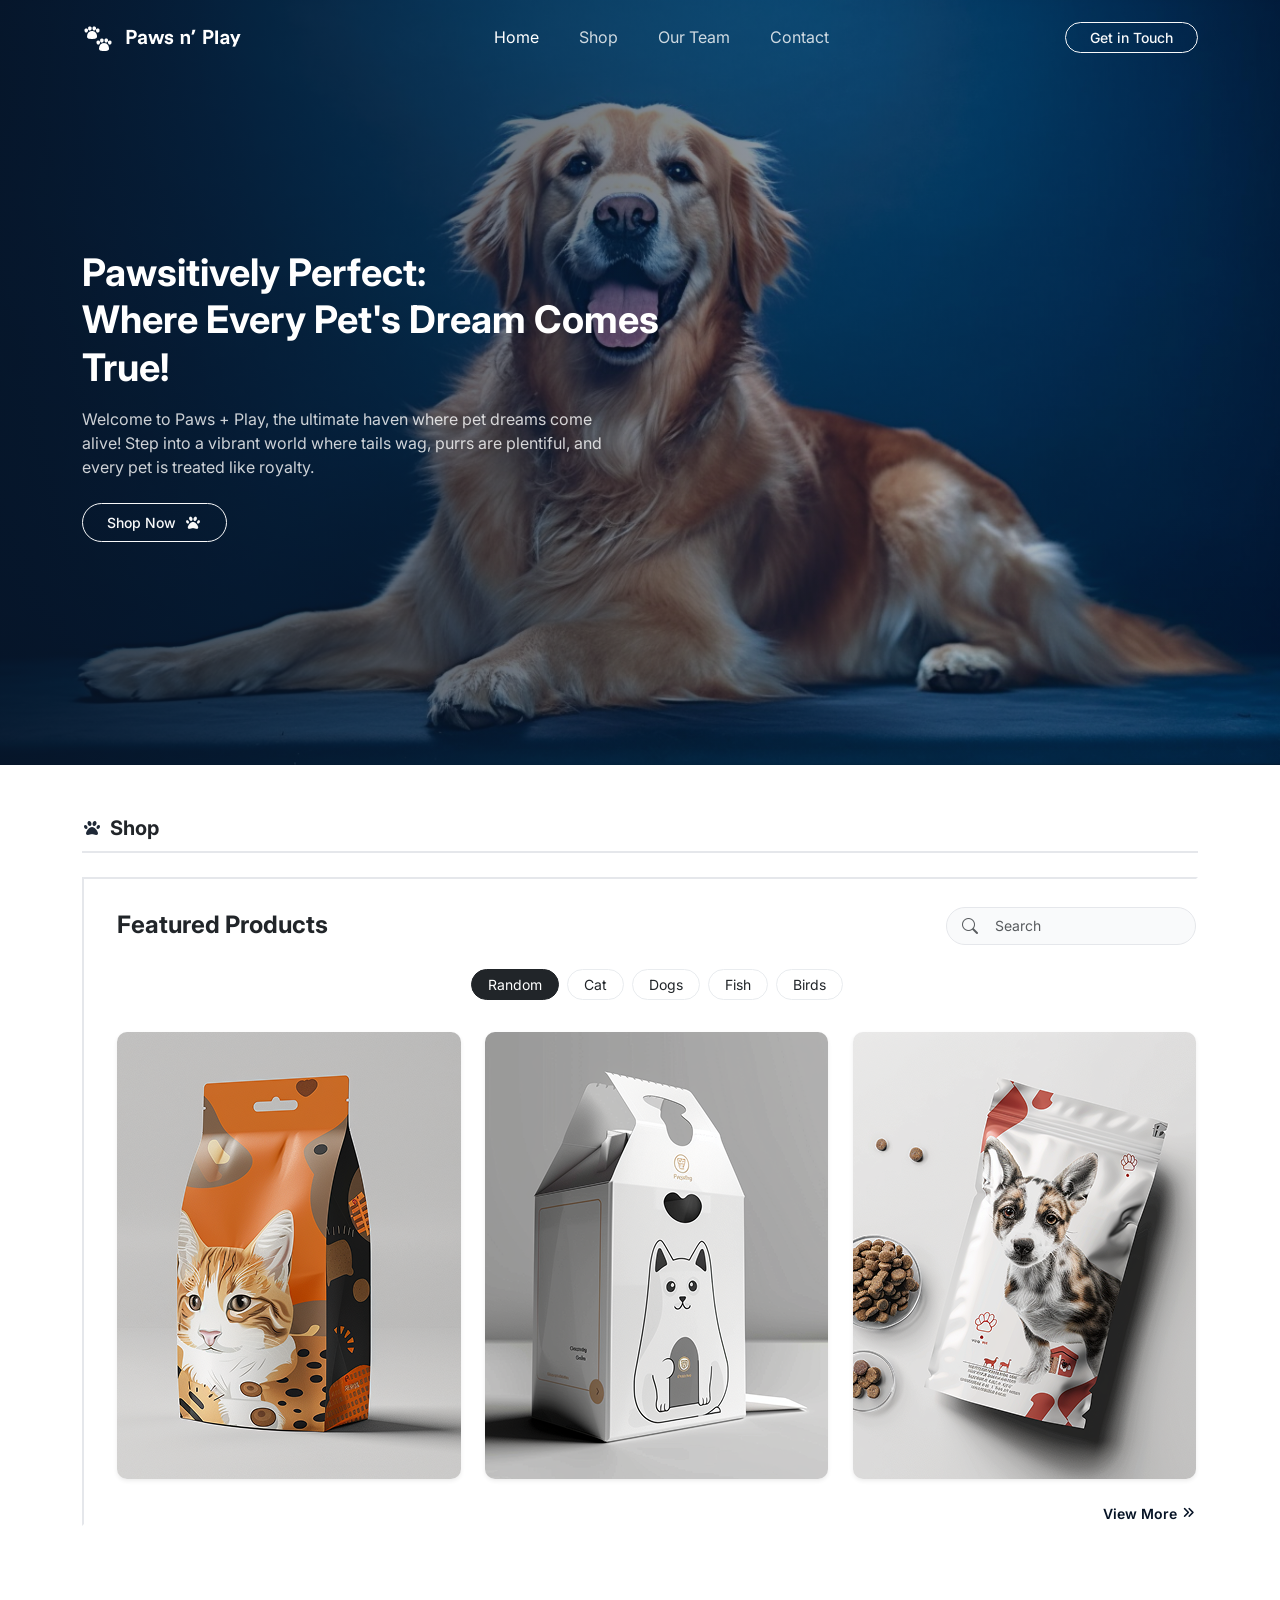
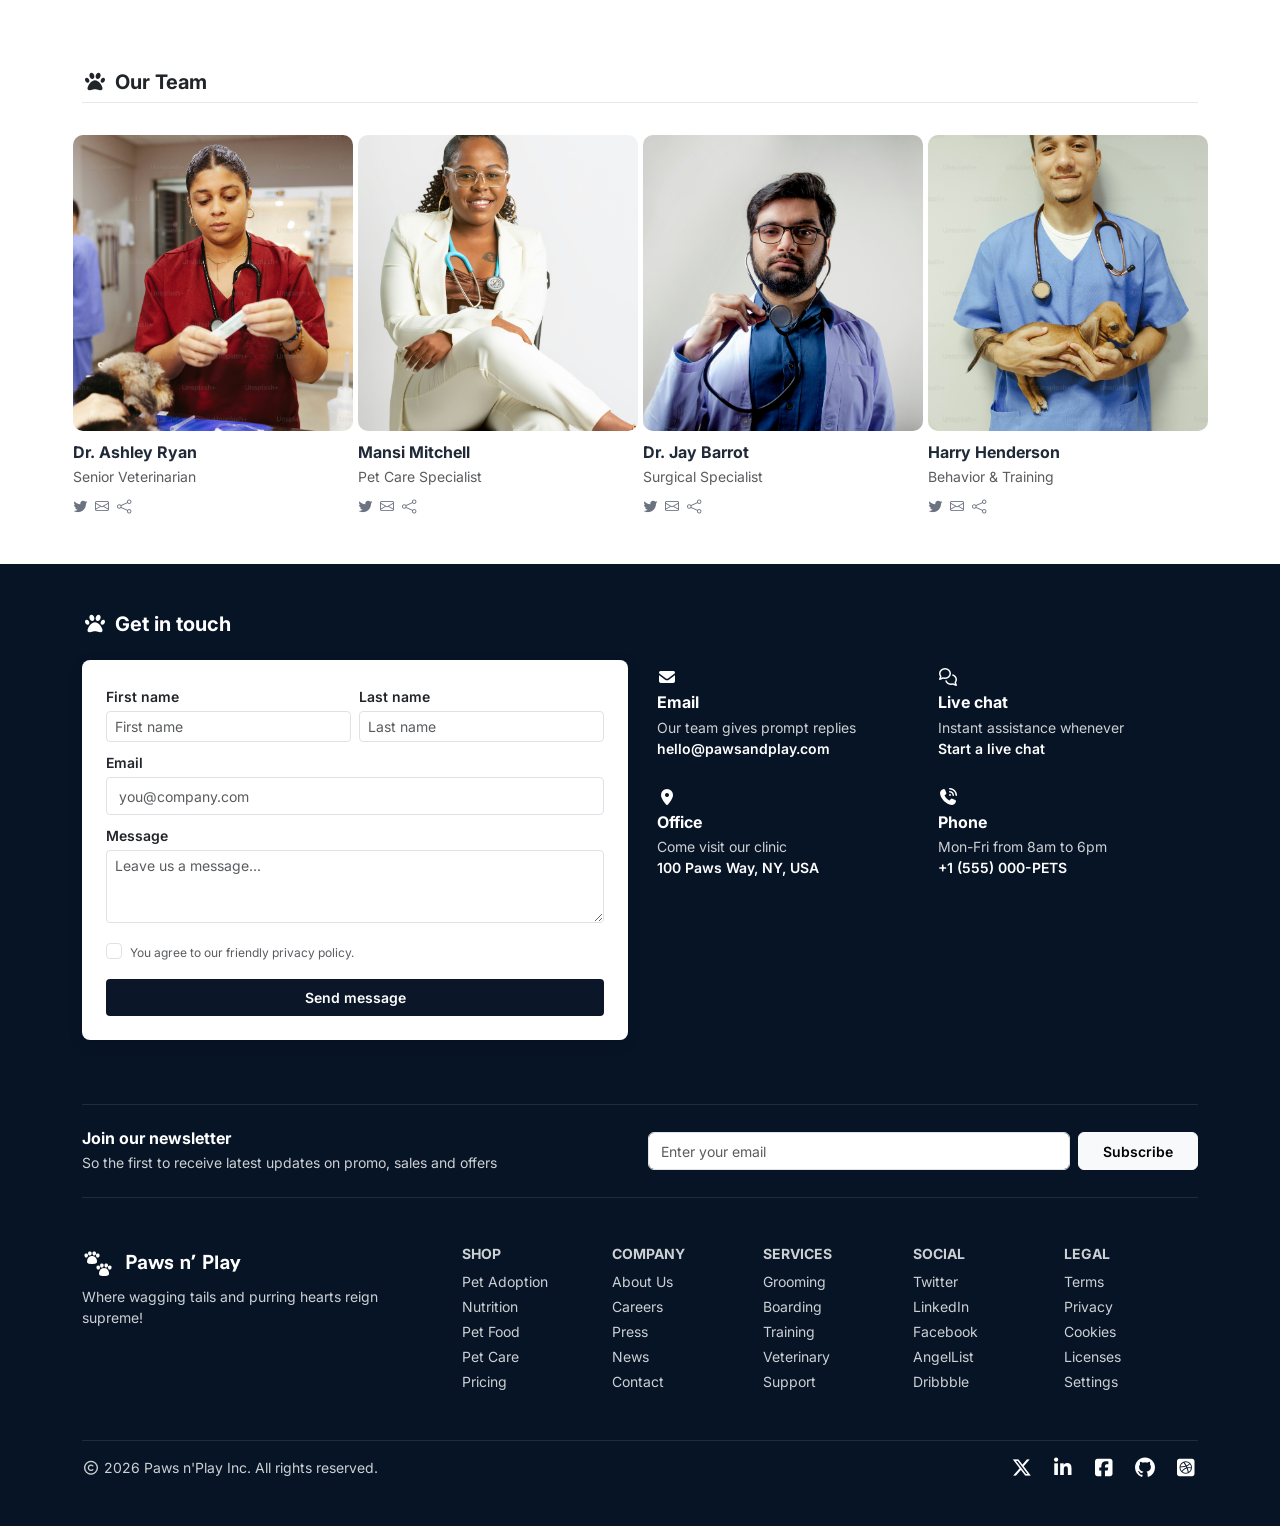
<file: AssSession8/index.html>
<!DOCTYPE html>
<html lang="en">
<head>
  <meta charset="UTF-8">
  <meta name="viewport" content="width=device-width, initial-scale=1.0">
  <title> Pet care</title>
  <link rel="preconnect" href="https://fonts.gstatic.com" crossorigin>
  <link href="https://fonts.googleapis.com/css2?family=Inter:wght@400;500;600;700;800&display=swap" rel="stylesheet">
  
  <link href="https://cdn.jsdelivr.net/npm/bootstrap@5.3.3/dist/css/bootstrap.min.css" rel="stylesheet">
  <link rel="stylesheet" href="https://cdn.jsdelivr.net/npm/bootstrap-icons@1.11.3/font/bootstrap-icons.min.css">

<link rel="stylesheet" href="css/all.min.css">
  <link rel="stylesheet" href="css/styles.css">
</head>
<body>

  <header class="hero-wrapper position-relative text-white d-flex flex-column justify-content-between">
    
    <nav class="navbar navbar-expand-lg navbar-dark bg-transparent py-3">
      <div class="container">
        <a class="navbar-brand d-flex align-items-center" href="#">
          <img src="image/Logo.png" alt="logo" class="site-logo img-fluid">
        </a>

        <button class="navbar-toggler border-0 shadow-none px-0" type="button" data-bs-toggle="collapse" data-bs-target="#mainNavbar" aria-controls="mainNavbar" aria-expanded="false" aria-label="Toggle navigation">
          <i class="bi bi-list text-white fs-2"></i>
        </button>

        <div class="collapse navbar-collapse" id="mainNavbar">
          <ul class="navbar-nav mx-auto mb-2 mb-lg-0 gap-lg-4 text-center pt-3 pt-lg-0">
            <li class="nav-item"><a class="nav-link text-white-80 active" href="#">Home</a></li>
            <li class="nav-item"><a class="nav-link text-white-80" href="#shop">Shop</a></li>
            <li class="nav-item"><a class="nav-link text-white-80" href="#team">Our Team</a></li>
            <li class="nav-item"><a class="nav-link text-white-80" href="#contact">Contact</a></li>
          </ul>
          <div class="text-center pb-2 pb-lg-0">
            <a href="#contact" class="btn btn-outline-light rounded-pill px-4 btn-sm fw-medium">Get in Touch</a>
          </div>
        </div>
      </div>
    </nav>

    <div class="container my-auto pt-4 pb-5 pb-lg-6">
      <div class="row align-items-center">
        <div class="col-12 col-md-10 col-lg-7 text-center text-lg-start">
          <h1 class="hero-heading fw-bold lh-sm mb-3">
           Pawsitively Perfect: <br class="d-none d-md-inline">Where Every Pet's Dream Comes True!
          </h1>
          <p class="hero-paragraph text-white-80 mb-4 mx-auto mx-lg-0">
           Welcome to Paws + Play, the ultimate haven where pet dreams come alive! Step into a vibrant world where tails wag, purrs are plentiful, and every pet is treated like royalty.
          </p>
          <div class="hero-btn-wrap mb-5 mb-lg-4">
            <a href="#shop" class="btn btn-outline-light rounded-pill px-4 py-2 fw-medium btn-sm d-inline-flex align-items-center gap-2">
              Shop Now <i class="fa-solid fa-paw"></i>

            </a>
          </div>
        </div>
      </div>
    </div>

  </header>
  <section id="shop" class="py-5 bg-white">
    <div class="container">
      <div class="shop-header-wrapper w-100 mb-4 pb-2">
        <div class="d-flex align-items-center gap-2">
         <i class="fa-solid fa-paw"></i>
          <span class="fs-5 fw-bold text-dark">Shop</span>
        </div>
      </div>


      <div class="shop-content-area mb-5">
        
      <div class="d-flex justify-content-between align-items-center gap-3 mb-4">

          <h2 class="fs-4 fw-bold text-dark mb-0">Featured Products</h2>
          <div>
            <button type="button" class="btn btn-light rounded-circle d-sm-none p-2 lh-1 text-muted border" aria-label="Search">
              <i class="bi bi-search fs-6"></i>
            </button>
            <div class="search-wrapper position-relative d-none d-sm-block">
              <i class="bi bi-search position-absolute top-50 start-0 translate-middle-y ms-3 text-muted"></i>
              <input type="text" class="form-control rounded-pill ps-5 pe-3" placeholder="Search">
            </div>
          </div>
        </div>

        
<div class="d-flex flex-wrap justify-content-center gap-2 mb-4 pb-2">
  <button type="button" class="btn btn-dark rounded-pill px-3 py-1 btn-sm">Random</button>
  <button type="button" class="btn btn-outline-secondary rounded-pill px-3 py-1 btn-sm text-dark border-light-subtle">Cat</button>
  <button type="button" class="btn btn-outline-secondary rounded-pill px-3 py-1 btn-sm text-dark border-light-subtle">Dogs</button>
  <button type="button" class="btn btn-outline-secondary rounded-pill px-3 py-1 btn-sm text-dark border-light-subtle">Fish</button>
  <button type="button" class="btn btn-outline-secondary rounded-pill px-3 py-1 btn-sm text-dark border-light-subtle">Birds</button>
</div>

        <div class="row g-4 justify-content-center justify-content-lg-between mb-4">
          <div class="col-12 col-md-6 col-lg-4 d-flex justify-content-center">
          <img src="image/chemarro_about_a_design_of_a_pet_food_package_d4a19910-8b5f-4d58-b551-ed8984c3d276.png"  alt="food product" class="product-img-fixed shadow-sm">
          </div>
          <div class="col-12 col-md-6 col-lg-4 d-flex justify-content-center">
              <img src="image/chemarro_about_a_design_of_a_pet_food_package_d4a19910-8b5f-4d58-b551-ed8984c3d276 (1).png"  alt="food product" class="product-img-fixed shadow-sm">
          </div>

          <div class="col-12 col-md-6 col-lg-4 d-flex justify-content-center">
              <img src="image/chemarro_about_a_design_of_a_pet_food_package_d4a19910-8b5f-4d58-b551-ed8984c3d276 (2).png" alt="food product" class="product-img-fixed shadow-sm">
          </div>
        </div>

   <div class="d-flex justify-content-end">
  <a href="#" class="view-more-link d-inline-flex align-items-center gap-1">
    View More <i class="fa-solid fa-angles-right small"></i>
  </a>
</div>

      </div>

    </div>
</section>

<section id="team" class="py-4 py-md-5 bg-white">
    <div class="container">
      
      <div class="section-title-wrap mb-4 pb-2">
        <h2 class="section-title d-flex align-items-center gap-2 fs-5 fw-bold text-dark m-0 pb-2">
      <i class="fa-solid fa-paw"></i> Our Team
        </h2>
        <div class="section-divider"></div>
      </div>

      <div class="row g-3 g-md-4 justify-content-center">
        
        <div class="col-6 col-lg-3 d-flex justify-content-center">
          <div class="team-member-item">
            <img src="image/3072cf473bccc3a692f3780071158557873a59d7.jpg" alt="Dr described" class="team-member-img">
            <div class="team-info mt-2 pt-1">
              <h4 class="team-name fw-bold mb-1">Dr. Ashley Ryan</h4>
              <p class="team-role text-muted mb-2">Senior Veterinarian</p>
              <div class="team-socials d-flex gap-2">
                <a href="#" class="team-social-link"><i class="bi bi-twitter"></i></a>
                <a href="#" class="team-social-link"><i class="bi bi-envelope"></i></a>
                <a href="#" class="team-social-link"><i class="bi bi-share"></i></a>
              </div>
            </div>
          </div>
        </div>

        <div class="col-6 col-lg-3 d-flex justify-content-center">
          <div class="team-member-item">
            <img src="image/df9e45dad6554094d2e1152c15412bbbd09a0d54.jpg" alt="Dr described" class="team-member-img">
            <div class="team-info mt-2 pt-1">
              <h4 class="team-name fw-bold mb-1">Mansi Mitchell</h4>
              <p class="team-role text-muted mb-2">Pet Care Specialist</p>
              <div class="team-socials d-flex gap-2">
                <a href="#" class="team-social-link"><i class="bi bi-twitter"></i></a>
                <a href="#" class="team-social-link"><i class="bi bi-envelope"></i></a>
                <a href="#" class="team-social-link"><i class="bi bi-share"></i></a>
              </div>
            </div>
          </div>
        </div>

        <div class="col-6 col-lg-3 d-flex justify-content-center">
          <div class="team-member-item">
            <img src="image/5aaea2b55e9abbb9491abd77dfd1ee9984ab9b4d.jpg" alt="Dr described" class="team-member-img">
            <div class="team-info mt-2 pt-1">
              <h4 class="team-name fw-bold mb-1">Dr. Jay Barrot</h4>
              <p class="team-role text-muted mb-2">Surgical Specialist</p>
              <div class="team-socials d-flex gap-2">
                <a href="#" class="team-social-link"><i class="bi bi-twitter"></i></a>
                <a href="#" class="team-social-link"><i class="bi bi-envelope"></i></a>
                <a href="#" class="team-social-link"><i class="bi bi-share"></i></a>
              </div>
            </div>
          </div>
        </div>

        <div class="col-6 col-lg-3 d-flex justify-content-center">
          <div class="team-member-item">
            <img src="image/6272050c49e2e98a931004b73be5a72717512b69 (1).jpg" alt="Dr described" class="team-member-img">
            <div class="team-info mt-2 pt-1">
              <h4 class="team-name fw-bold mb-1">Harry Henderson</h4>
              <p class="team-role text-muted mb-2">Behavior & Training</p>
              <div class="team-socials d-flex gap-2">
                <a href="#" class="team-social-link"><i class="bi bi-twitter"></i></a>
                <a href="#" class="team-social-link"><i class="bi bi-envelope"></i></a>
                <a href="#" class="team-social-link"><i class="bi bi-share"></i></a>
              </div>
            </div>
          </div>
        </div>

      </div>
    </div>
  </section>

  <section id="contact" class="py-4 py-md-5 bg-dark-navy text-white">
    <div class="container">
      
     
      <h2 class="fs-5 fw-bold mb-4 d-flex align-items-center gap-2 text-white">
        <i class="fa-solid fa-paw"></i> Get in touch
      </h2>

      <div class="row g-4 align-items-start mb-5 pb-3">
        <div class="col-12 col-lg-6 order-1 order-lg-2">
          <div class="row g-3">
            <div class="col-6 col-sm-6">
              <div class="contact-info-block">
                <i class="fa-solid fa-envelope mb-2 d-inline-block"></i>
                <h6 class="fw-bold mb-1 fs-6">Email</h6>
                <p class="small text-white-80 mb-0">Our team gives prompt replies</p>
                <span class="small fw-semibold d-block text-break">hello@pawsandplay.com</span>
              </div>
            </div>

            <div class="col-6 col-sm-6">
              <div class="contact-info-block">
                <i class="fa-regular fa-comments mb-2 d-inline-block"></i>
                <h6 class="fw-bold mb-1 fs-6">Live chat</h6>
                <p class="small text-white-80 mb-0">Instant assistance whenever</p>
                <span class="small fw-semibold d-block">Start a live chat</span>
              </div>
            </div>

            <div class="col-6 col-sm-6">
              <div class="contact-info-block">
                <i class="fa-solid fa-location-dot mb-2 d-inline-block"></i>
                <h6 class="fw-bold mb-1 fs-6">Office</h6>
                <p class="small text-white-80 mb-0">Come visit our clinic</p>
                <span class="small fw-semibold d-block">100 Paws Way, NY, USA</span>
              </div>
            </div>

            <div class="col-6 col-sm-6">
              <div class="contact-info-block">
                <i class="fa-solid fa-phone-volume mb-2 d-inline-block"></i>
                <h6 class="fw-bold mb-1 fs-6">Phone</h6>
                <p class="small text-white-80 mb-0">Mon-Fri from 8am to 6pm</p>
                <span class="small fw-semibold d-block">+1 (555) 000-PETS</span>
              </div>
            </div>
          </div>
        </div>


        <div class="col-12 col-lg-6 order-2 order-lg-1">
          <div class="bg-white text-dark p-3 p-md-4 rounded-3 contact-card">
            <form>
              <div class="row g-2 mb-2">
                <div class="col-6">
                  <label class="form-label small fw-semibold mb-1">First name</label>
                  <input type="text" class="form-control form-control-sm" placeholder="First name">
                </div>
                <div class="col-6">
                  <label class="form-label small fw-semibold mb-1">Last name</label>
                  <input type="text" class="form-control form-control-sm" placeholder="Last name">
                </div>
              </div>

              <div class="mb-2">
                <label class="form-label small fw-semibold mb-1">Email</label>
                <input type="email" class="form-control form-control-sm" placeholder="you@company.com">
              </div>

              <div class="mb-3">
                <label class="form-label small fw-semibold mb-1">Message</label>
                <textarea class="form-control form-control-sm" rows="3" placeholder="Leave us a message..."></textarea>
              </div>

              <div class="form-check mb-3">
                <input class="form-check-input" type="checkbox" id="privacyPolicy">
                <label class="form-check-label text-muted x-small" for="privacyPolicy">
                  You agree to our friendly privacy policy.
                </label>
              </div>

              <button type="submit" class="btn btn-dark-navy w-100 py-2 btn-sm fw-semibold">
                Send message
              </button>
            </form>
          </div>
        </div>

      </div>
      <div class="newsletter-wrapper py-4 border-top border-bottom border-secondary border-opacity-25 mb-5">
        <div class="row align-items-center g-3">
          <div class="col-12 col-md-6">
            <h5 class="fs-6 fw-bold mb-1 text-white">Join our newsletter</h5>
            <p class="small text-white-80 mb-0">So the first to receive latest updates on promo, sales and offers</p>
          </div>
          <div class="col-12 col-md-6">
            <form class="d-flex flex-column flex-sm-row gap-2">
              <input type="email" class="form-control form-control-sm rounded-2 bg-white text-dark" placeholder="Enter your email">
              <button type="submit" class="btn btn-light btn-sm px-4 fw-semibold text-nowrap rounded-2">Subscribe</button>
            </form>
          </div>
        </div>
      </div>
    <div class="row g-4 align-items-start mb-5">
      
      
      <div class="col-12 col-lg-4">
        <a class="d-flex align-items-center gap-2 text-white text-decoration-none fw-bold fs-5 mb-2" href="#">
          <img src="image/Logo.png" alt=" Logo" class="site-logo img-fluid">
        </a>
        <p class="small text-white-80 mb-0">Where wagging tails and purring hearts reign supreme!</p>
      </div>

    
      <div class="col-12 col-lg-8">
        <div class="row row-cols-5 g-2 g-md-3 justify-content-end">
        
          <div class="col">
            <h6 class="small text-uppercase fw-bold text-white-80 mb-2">Shop</h6>
            <ul class="list-unstyled small d-flex flex-column gap-1 mb-0">
              <li><a href="#" class="text-white-80 text-decoration-none">Pet Adoption</a></li>
              <li><a href="#" class="text-white-80 text-decoration-none">Nutrition</a></li>
              <li><a href="#" class="text-white-80 text-decoration-none">Pet Food</a></li>
              <li><a href="#" class="text-white-80 text-decoration-none">Pet Care</a></li>
              <li><a href="#" class="text-white-80 text-decoration-none">Pricing</a></li>
            </ul>
          </div>

          <div class="col">
            <h6 class="small text-uppercase fw-bold text-white-80 mb-2">Company</h6>
            <ul class="list-unstyled small d-flex flex-column gap-1 mb-0">
              <li><a href="#" class="text-white-80 text-decoration-none">About Us</a></li>
              <li><a href="#" class="text-white-80 text-decoration-none">Careers</a></li>
              <li><a href="#" class="text-white-80 text-decoration-none">Press</a></li>
               <li><a href="#" class="text-white-80 text-decoration-none">News</a></li>
              <li><a href="#" class="text-white-80 text-decoration-none">Contact</a></li>
            </ul>
          </div>
          <div class="col">
            <h6 class="small text-uppercase fw-bold text-white-80 mb-2">Services</h6>
            <ul class="list-unstyled small d-flex flex-column gap-1 mb-0">
              <li><a href="#" class="text-white-80 text-decoration-none">Grooming</a></li>
              <li><a href="#" class="text-white-80 text-decoration-none">Boarding</a></li>
              <li><a href="#" class="text-white-80 text-decoration-none">Training</a></li>
              <li><a href="#" class="text-white-80 text-decoration-none">Veterinary</a></li>
                   <li><a href="#" class="text-white-80 text-decoration-none">Support</a></li>
            </ul>
          </div>

          <div class="col">
            <h6 class="small text-uppercase fw-bold text-white-80 mb-2">Social</h6>
            <ul class="list-unstyled small d-flex flex-column gap-1 mb-0">
              <li><a href="#" class="text-white-80 text-decoration-none">Twitter</a></li>
              <li><a href="#" class="text-white-80 text-decoration-none">LinkedIn</a></li>
              <li><a href="#" class="text-white-80 text-decoration-none">Facebook</a></li>
              <li><a href="#" class="text-white-80 text-decoration-none">AngelList</a></li>
              <li><a href="#" class="text-white-80 text-decoration-none">Dribbble</a></li>
            </ul>
          </div>
          <div class="col">
            <h6 class="small text-uppercase fw-bold text-white-80 mb-2">Legal</h6>
            <ul class="list-unstyled small d-flex flex-column gap-1 mb-0">
              <li><a href="#" class="text-white-80 text-decoration-none">Terms</a></li>
              <li><a href="#" class="text-white-80 text-decoration-none">Privacy</a></li>
              <li><a href="#" class="text-white-80 text-decoration-none">Cookies</a></li>
                         <li><a href="#" class="text-white-80 text-decoration-none">Licenses</a></li>
              <li><a href="#" class="text-white-80 text-decoration-none">Settings</a></li>
            </ul>
          </div>

        </div>
      </div>

    </div>

      <div class="d-flex flex-column flex-sm-row justify-content-between align-items-center pt-3 border-top border-secondary border-opacity-25 gap-3">
        <span class="small text-white-80 text-center text-sm-start">
     <i class="fa-regular fa-copyright"></i> 2026 Paws n'Play Inc. All rights reserved. </span>

        <div class="d-flex gap-3 fs-5">
        <i class="fa-brands fa-x-twitter"></i>
        <i class="fa-brands fa-linkedin-in"></i>
          <i class="fa-brands fa-square-facebook"></i>
          <i class="fa-brands fa-github"></i>
      <i class="fa-brands fa-square-dribbble"></i>
        </div>
      </div>

    </div>
  </section>
  <script src="https://cdn.jsdelivr.net/npm/bootstrap@5.3.3/dist/js/bootstrap.bundle.min.js"></script>
</body>
</html>
</file>
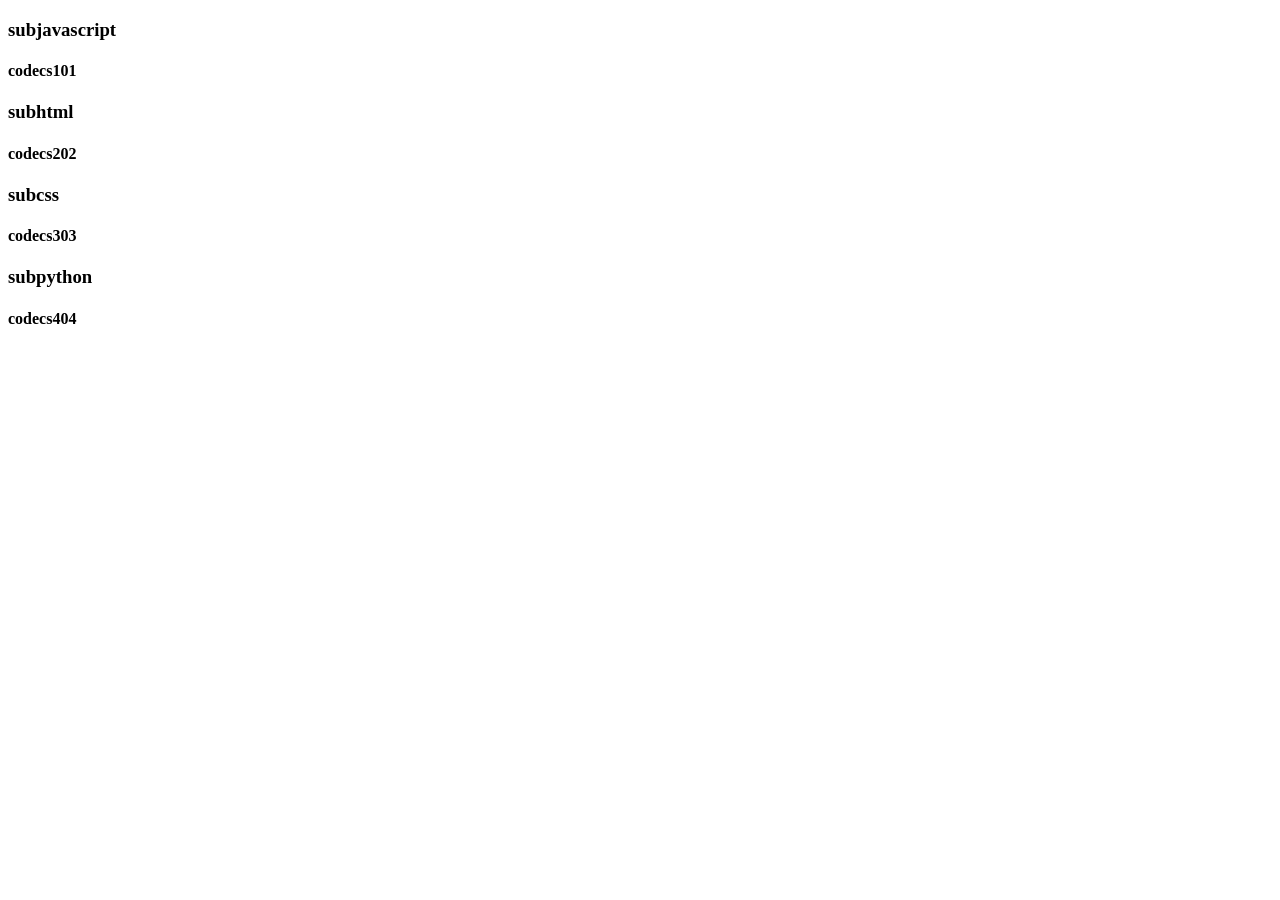
<file: Session14/index.html>
<!DOCTYPE html>
<html lang="en">
<head>
    <meta charset="UTF-8">
    <meta name="viewport" content="width=device-width, initial-scale=1.0">
    <title>Document</title>
</head>
<body>
    <div id="contanier"></div>
<script src="script.js"></script>
</body>
</html>
</file>
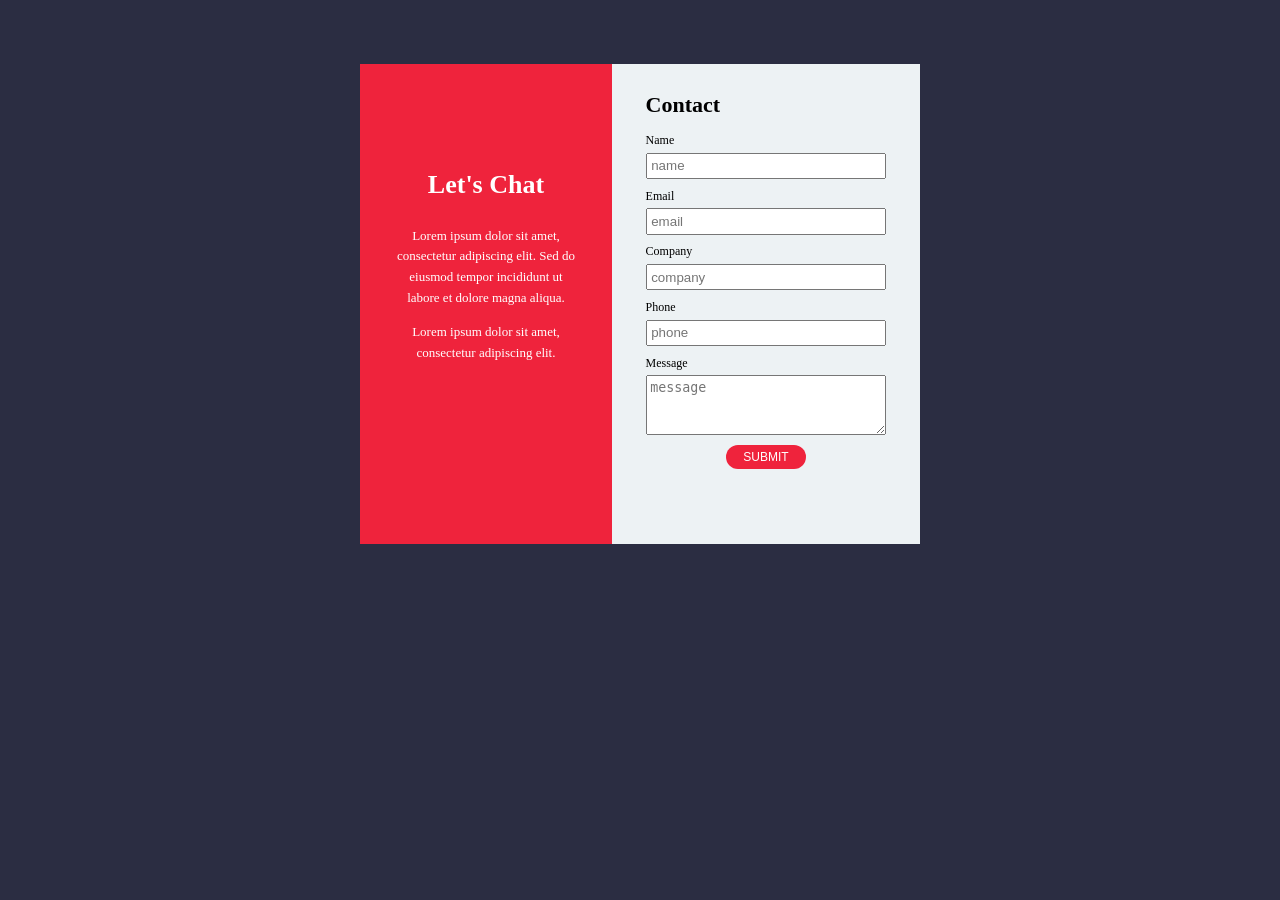
<file: session3/index.html>
<!DOCTYPE html>
<html>
<head>
    <title>Contact</title>
    <link rel="stylesheet" href="css/style.css">
</head>

<body>

<div class="container">

    <div class="left">
        <h2>Let's Chat</h2>

        <p>
            Lorem ipsum dolor sit amet, consectetur
            adipiscing elit. Sed do eiusmod tempor
            incididunt ut labore et dolore magna aliqua.
        </p>

        <p>
            Lorem ipsum dolor sit amet, consectetur
            adipiscing elit.
        </p>
    </div>

    <form>
        <h2>Contact</h2>

        <label>Name</label>
        <input type="text" placeholder="name">

        <label>Email</label>
        <input type="email" placeholder="email">

        <label>Company</label>
        <input type="text" placeholder="company">

        <label>Phone</label>
        <input type="tel" placeholder="phone">

        <label>Message</label>
        <textarea placeholder="message"></textarea>

        <button>SUBMIT</button>
    </form>

</div>

</body>
</html>
</file>
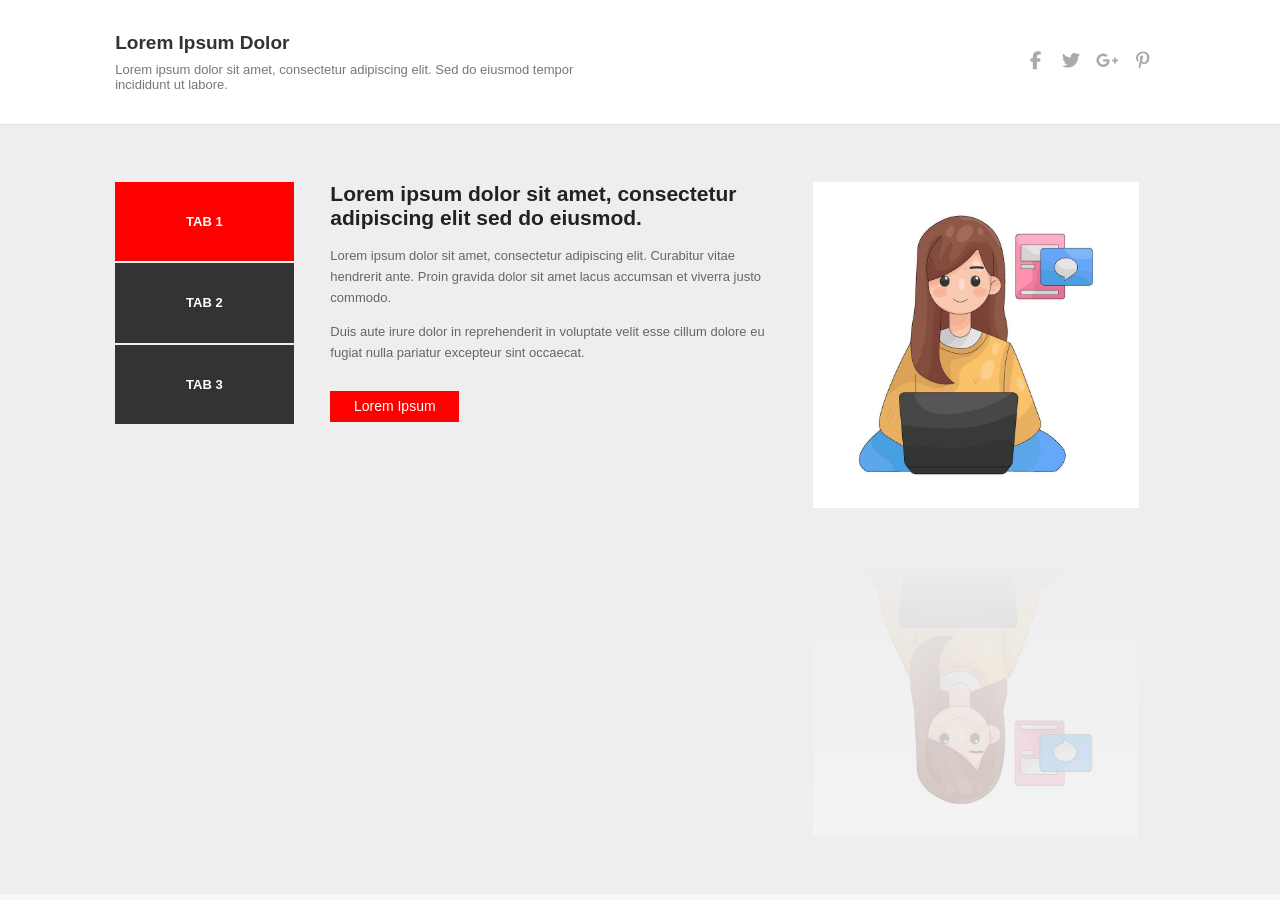
<file: Session4/index.html>
<!DOCTYPE html>
<html lang="en">
<head>
  <meta charset="UTF-8">
  <meta name="viewport" content="width=device-width, initial-scale=1.0">
  <title>Tabs & Social Section</title>
  <link rel="stylesheet" href="css/style.css">
  <link rel="stylesheet" href="css/all.min.css">
</head>
<body>


  <section class="social-section">
    <div class="container social-container">
      <div class="social-text">
        <h3>Lorem Ipsum Dolor</h3>
        <p>Lorem ipsum dolor sit amet, consectetur adipiscing elit. Sed do eiusmod tempor incididunt ut labore.</p>
      </div>


      <div class="social-icons">
        <a href="#" aria-label="Facebook"><i class="fa-brands fa-facebook-f"></i></a>
        <a href="#" aria-label="Twitter"><i class="fa-brands fa-twitter"></i></a>
        <a href="#" aria-label="Google Plus"><i class="fa-brands fa-google-plus-g"></i></a>
        <a href="#" aria-label="Pinterest"><i class="fa-brands fa-pinterest-p"></i></a>
    
      </div>

    </div>
  </section>

  <section class="tabs-section">
    <div class="container tabs-wrapper">

      <div class="tabs-list">
        <div class="tab-item active">TAB 1</div>
        <div class="tab-item">TAB 2</div>
        <div class="tab-item">TAB 3</div>
      </div>

      <div class="tab-content">
        <h2>Lorem ipsum dolor sit amet, consectetur adipiscing elit sed do eiusmod.</h2>
        <p>Lorem ipsum dolor sit amet, consectetur adipiscing elit. Curabitur vitae hendrerit ante. Proin gravida dolor sit amet lacus accumsan et viverra justo commodo.</p>
        <p>Duis aute irure dolor in reprehenderit in voluptate velit esse cillum dolore eu fugiat nulla pariatur excepteur sint occaecat.</p>
        <button class="btn-download" type="button">Lorem Ipsum</button>
      </div>

    
      <div class="tabs-image">
        <img src="imag/ui-ux-designer-vector.jpg" alt="Lorem Illustration">
        <img class="reflect" src="imag/ui-ux-designer-vector.jpg" alt="Lorem Reflection">
      </div>

    </div>
  </section>

</body>
</html>
</file>
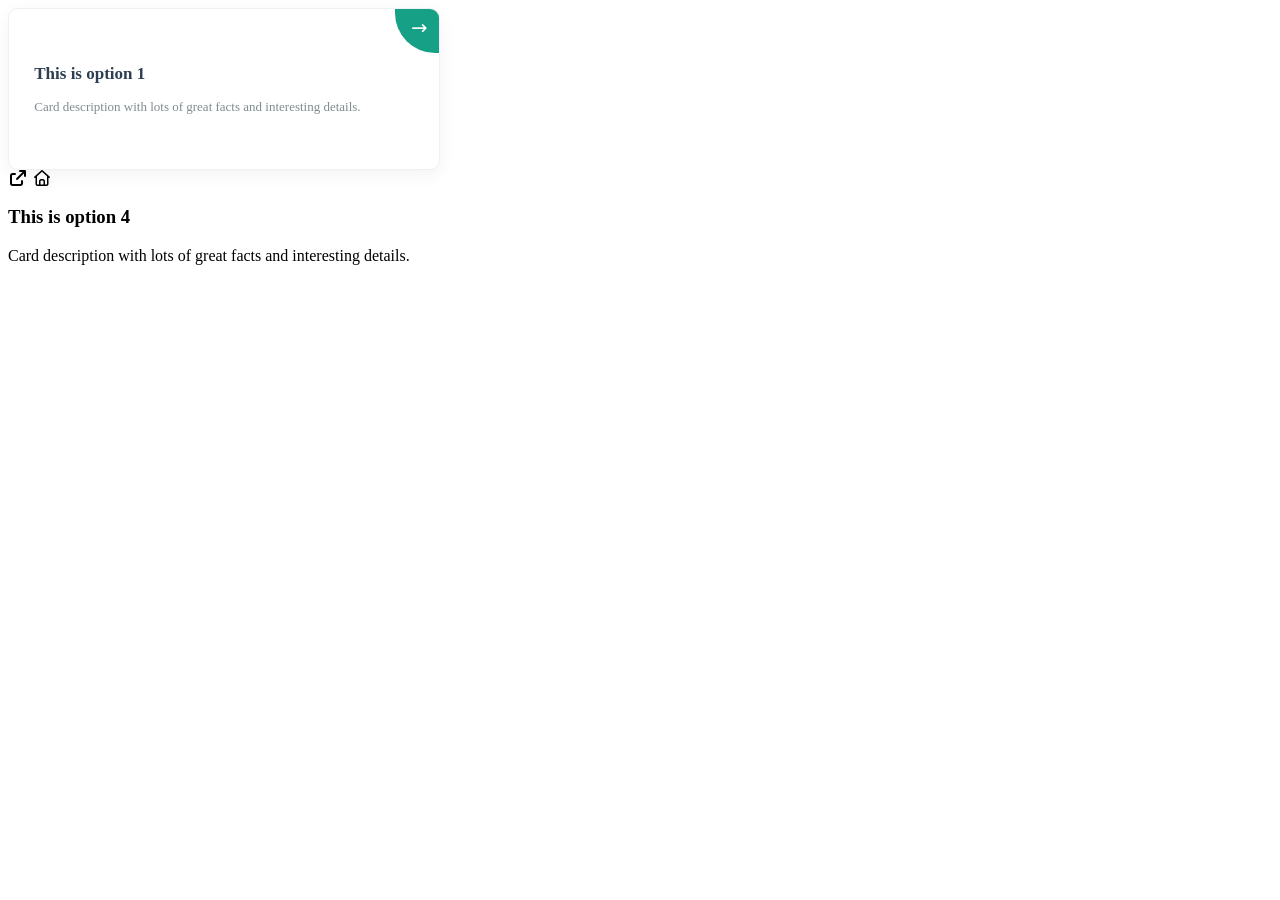
<file: Session8task/index.html>
<!DOCTYPE html>
<html lang="en">
<head>
    <meta charset="UTF-8">
    <meta name="viewport" content="width=device-width, initial-scale=1.0">
    <title>Card</title>
    <link rel="stylesheet" href="css/all.min.css">
    <link rel="stylesheet" href="css/styles.css">
</head>
<body>

    <section class="container">
        <div class="card-one">
            <div class="badge-corner">
                <i class="fa-solid fa-arrow-right-long"></i>
            </div>
            <div class="content">
                <h3>This is option 1</h3>
                <p>Card description with lots of great facts and interesting details.</p>
            </div>
        </div>
       <div class="card-four">
    <i class="fa-solid fa-arrow-up-right-from-square corner-arrow"></i>
   <i class="fa-regular fa-house"></i>
    <div class="content">
        <h3>This is option 4</h3>
        <p>Card description with lots of great facts and interesting details.</p>
    </div>
</div>
        </div>
    </section>

</body>
</html>
</file>
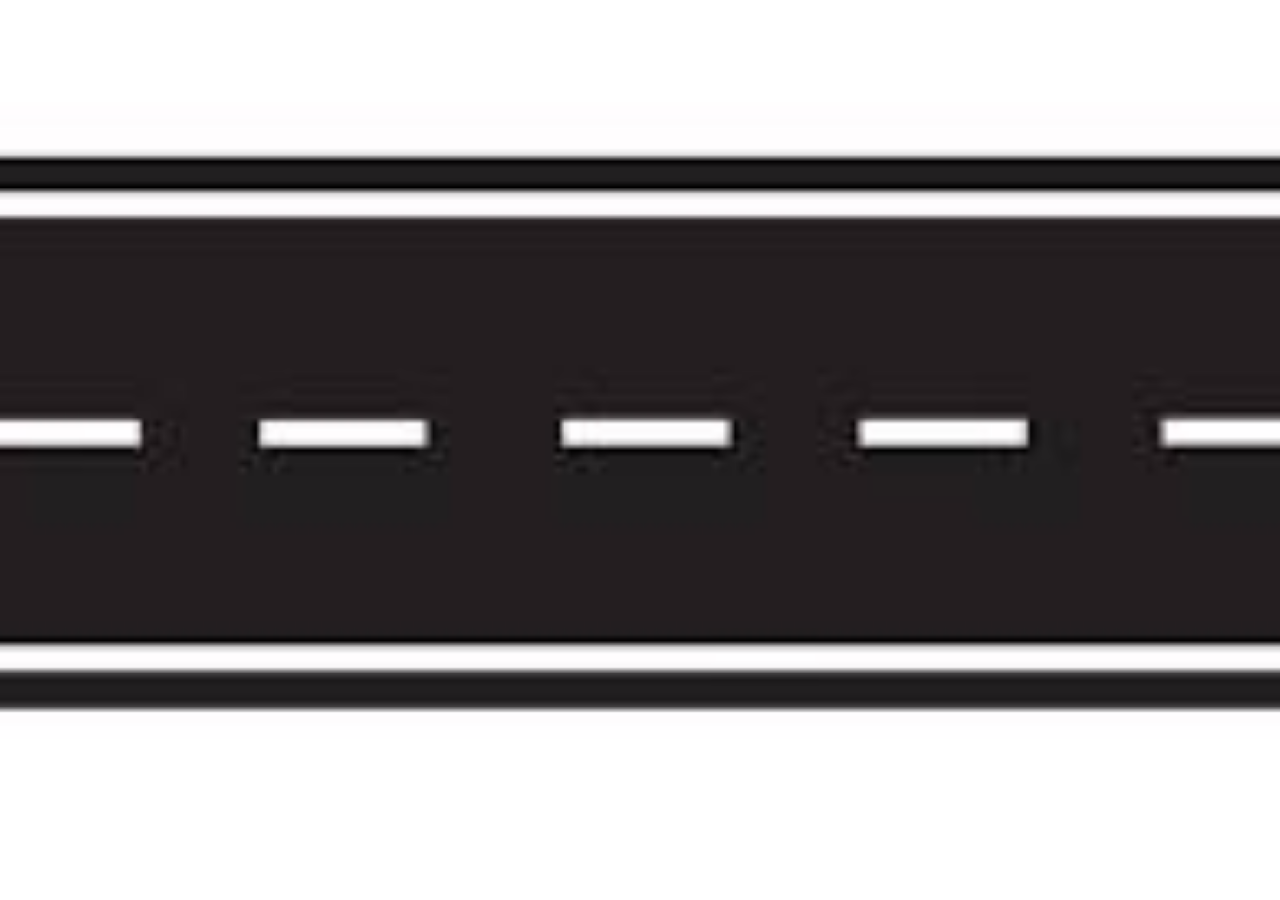
<file: Session8task2/index.html>
<!DOCTYPE html>
<html lang="en">
<head>
    <meta charset="UTF-8">
    <meta name="viewport" content="width=device-width, initial-scale=1.0">
    <title>CSS Animation</title>
    <link rel="stylesheet" href="css/styles.css">
</head>
<body>

    <section class="road-container">
        <div class="car"></div>
    </section>

</body>
</html>
</file>
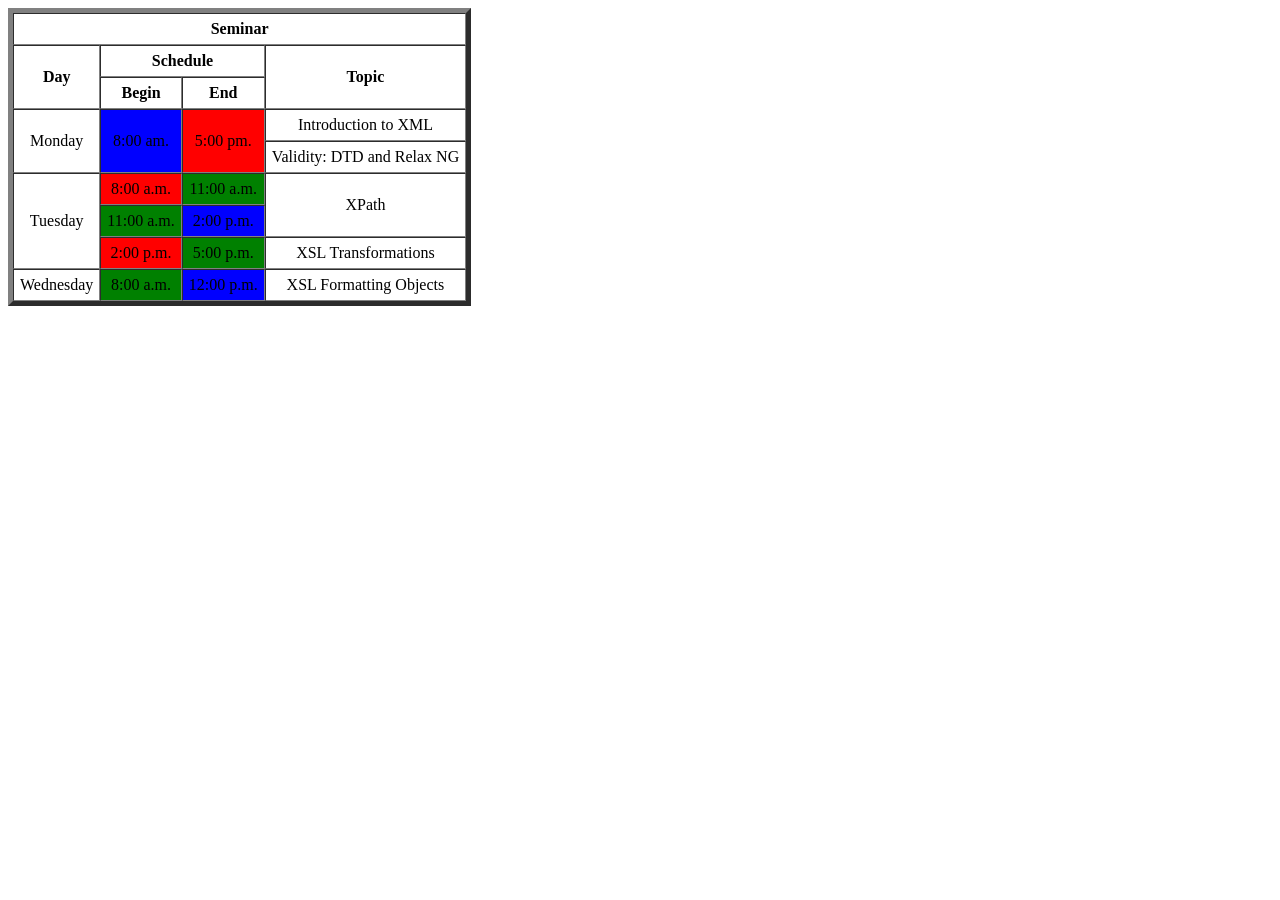
<file: Session1/session1.html>
<!DOCTYPE html>
<html>
<head>
    <title>Seminar</title>
</head>
<body>

<table border="5" cellpadding="6" cellspacing="0">
    <tr align="center">
        <th colspan="4">Seminar</th>
    </tr>
    <tr align="center">
        <th rowspan="2">Day</th>
        <th colspan="2">Schedule</th>
        <th rowspan="2">Topic</th>
    </tr>
    <tr align="center">
        <th>Begin</th>
        <th>End</th>
    </tr>

    <tr align="center">
        <td rowspan="2">Monday</td>
        <td bgcolor="blue" rowspan="2">8:00 am.</td>
        <td bgcolor="red" rowspan="2">5:00 pm.</td>
        <td>Introduction to XML</td>
    </tr>
    <tr align="center">
        <td>Validity: DTD and Relax NG</td>
    </tr>

   
    <tr align="center">
        <td rowspan="3">Tuesday</td>
        <td bgcolor="red">8:00 a.m.</td>
        <td bgcolor="green">11:00 a.m.</td>
        <td rowspan="2">XPath</td>
    </tr>
    <tr align="center">
        <td bgcolor="green">11:00 a.m.</td>
        <td bgcolor="blue">2:00 p.m.</td>
    </tr>
    <tr align="center">
        <td bgcolor="red">2:00 p.m.</td>
        <td bgcolor="green">5:00 p.m.</td>
        <td>XSL Transformations</td>
    </tr>
    <tr align="center">
        <td>Wednesday</td>
        <td bgcolor="green">8:00 a.m.</td>
        <td bgcolor="blue">12:00 p.m.</td>
        <td>XSL Formatting Objects</td>
    </tr>
</table>

</body>
</html>
</file>
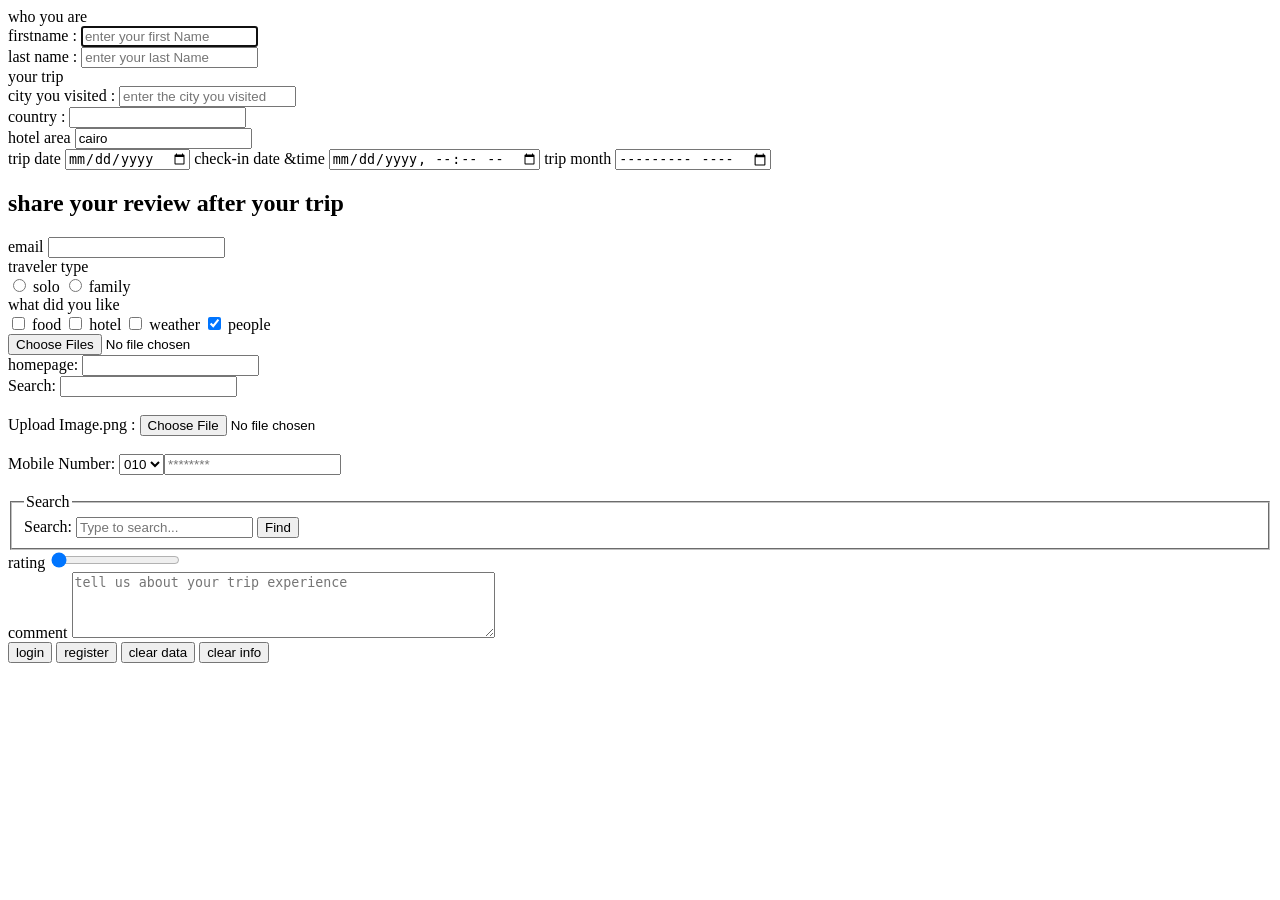
<file: Session2/session2.html>
<!DOCTYPE html>
<html lang="en">

<head>
    <meta charset="UTF-8">
    <meta name="viewport" content="width=device-width, initial-scale=1.0">
    <title>form</title>
</head>

<body>
    <form action="about.html" autocomplete="off" method="post">

        <div>
            who you are<br>
            <div>
                <label for="firstName">firstname :</label>
                <input type="text" id="firstName" autofocus autocomplete="off" name="firstName" required
                    placeholder="enter your first Name">
            </div>
            <div>
                <label for="userLastName">last name : </label>
                <input type="text" id="userLastName" name="lastName"
                 placeholder="enter your last Name">
            </div>
        </div>

        <div>
            your trip<br>
            <div>
                <label for="cityName">city you visited :</label>
                <input type="text" id="cityName" autocomplete="off" name="cityName" required
                    placeholder="enter the city you visited">
            </div>
            <div>
                <label for="userCountry">country : </label>
                <input type="text" id="userCountry" name="country">
            </div>

            <div>
                <label for="hotelArea">hotel area</label>
                <input type="text" id="hotelArea" name="hotelArea" value="cairo" readonly>
            </div>
<div>
    <label for="tripDate">trip date</label>
    <input type="date" id="tripDate" name="tripDate">

    <label for="tripDateTime">check-in date &time</label>
    <input type="datetime-local" id="tripDateTime" name="tripDateTime">

    <label for="tripMonth">trip month</label>
    <input type="month" id="tripMonth" name="tripMonth">
</div>

        <div>
            <h2>share your review after your trip</h2>

            <label for="userEmail">email</label>
            <input type="email" id="userEmail" name="userEmail">
        </div>

        <div>
            traveler type<br>
            <input type="radio" id="travelerSolo" name="travelerType" value="0">
            <label for="travelerSolo">solo</label>
            <input type="radio" id="travelerFamily" name="travelerType" value="1">
            <label for="travelerFamily">family</label>
        </div>

        <div>
            what did you like<br>
            <input type="checkbox" id="likedFood" name="liked[]" value="food">
            <label for="likedFood">food</label>
            <input type="checkbox" id="likedHotel" name="liked[]" value="hotel">
            <label for="likedHotel">hotel</label>
            <input type="checkbox" id="likedWeather" name="liked[]" value="weather">
            <label for="likedWeather">weather</label>
            <input type="checkbox" id="likedPeople" name="liked[]" checked value="people">
            <label for="likedPeople">people</label>
        </div>

        <input type="file" id="userFile" name="userFile" multiple>
        <br>

        <div>
            <label for="website">homepage:</label>
            <input type="url" id="website" name="website" pattern="https?://.+" title="include http://">
        </div>

        <label for="search-item">Search:</label>
        <input list="browsers" id="search-item" name="search">
        <datalist id="browsers">
            <option value="Edge">
            <option value="Firefox">
            <option value="Chrome">
            <option value="Safari">
        </datalist>

        <br><br>

        <label for="user-image">Upload Image.png :</label>
        <input type="file" id="user-image" name="images" accept=".png, image/png">

        <br><br>

        <label for="prefix">Mobile Number:</label>
        <div style="display: inline-flex; direction: ltr;">

            <select id="prefix" name="prefix" required>
                <option value="010">010</option>
                <option value="012">012</option>
                <option value="015">015</option>
            </select>

            <input type="tel" id="phoneNumber" name="phone_number" placeholder="********" pattern="[0-9]{8}"
                maxlength="8" required>
        </div>

        <br><br>

        
   <fieldset>
    <legend>Search</legend>

    <label for="quickSearch">Search:</label>
    <input type="search" id="quickSearch" name="quickSearch" placeholder="Type to search...">

    <button type="button">Find</button>
</fieldset>
       
        <div>
            <label for="rating">rating</label>
            <input type="range" id="rating" name="rating" min="200" max="400" value="200">
            <output id="ratingOutput" for="rating"></output>
        </div>

        <div>
            <label for="userComment">comment</label>
            <textarea name="userComment" id="userComment" placeholder="tell us about your trip experience" cols="50"
                rows="4"></textarea>
        </div>

        <input type="submit" value="login">
        <button type="submit">register</button>

        <input type="reset" value="clear data">
        <button type="reset">clear info</button>

    </form>
</body>

</html>
</file>
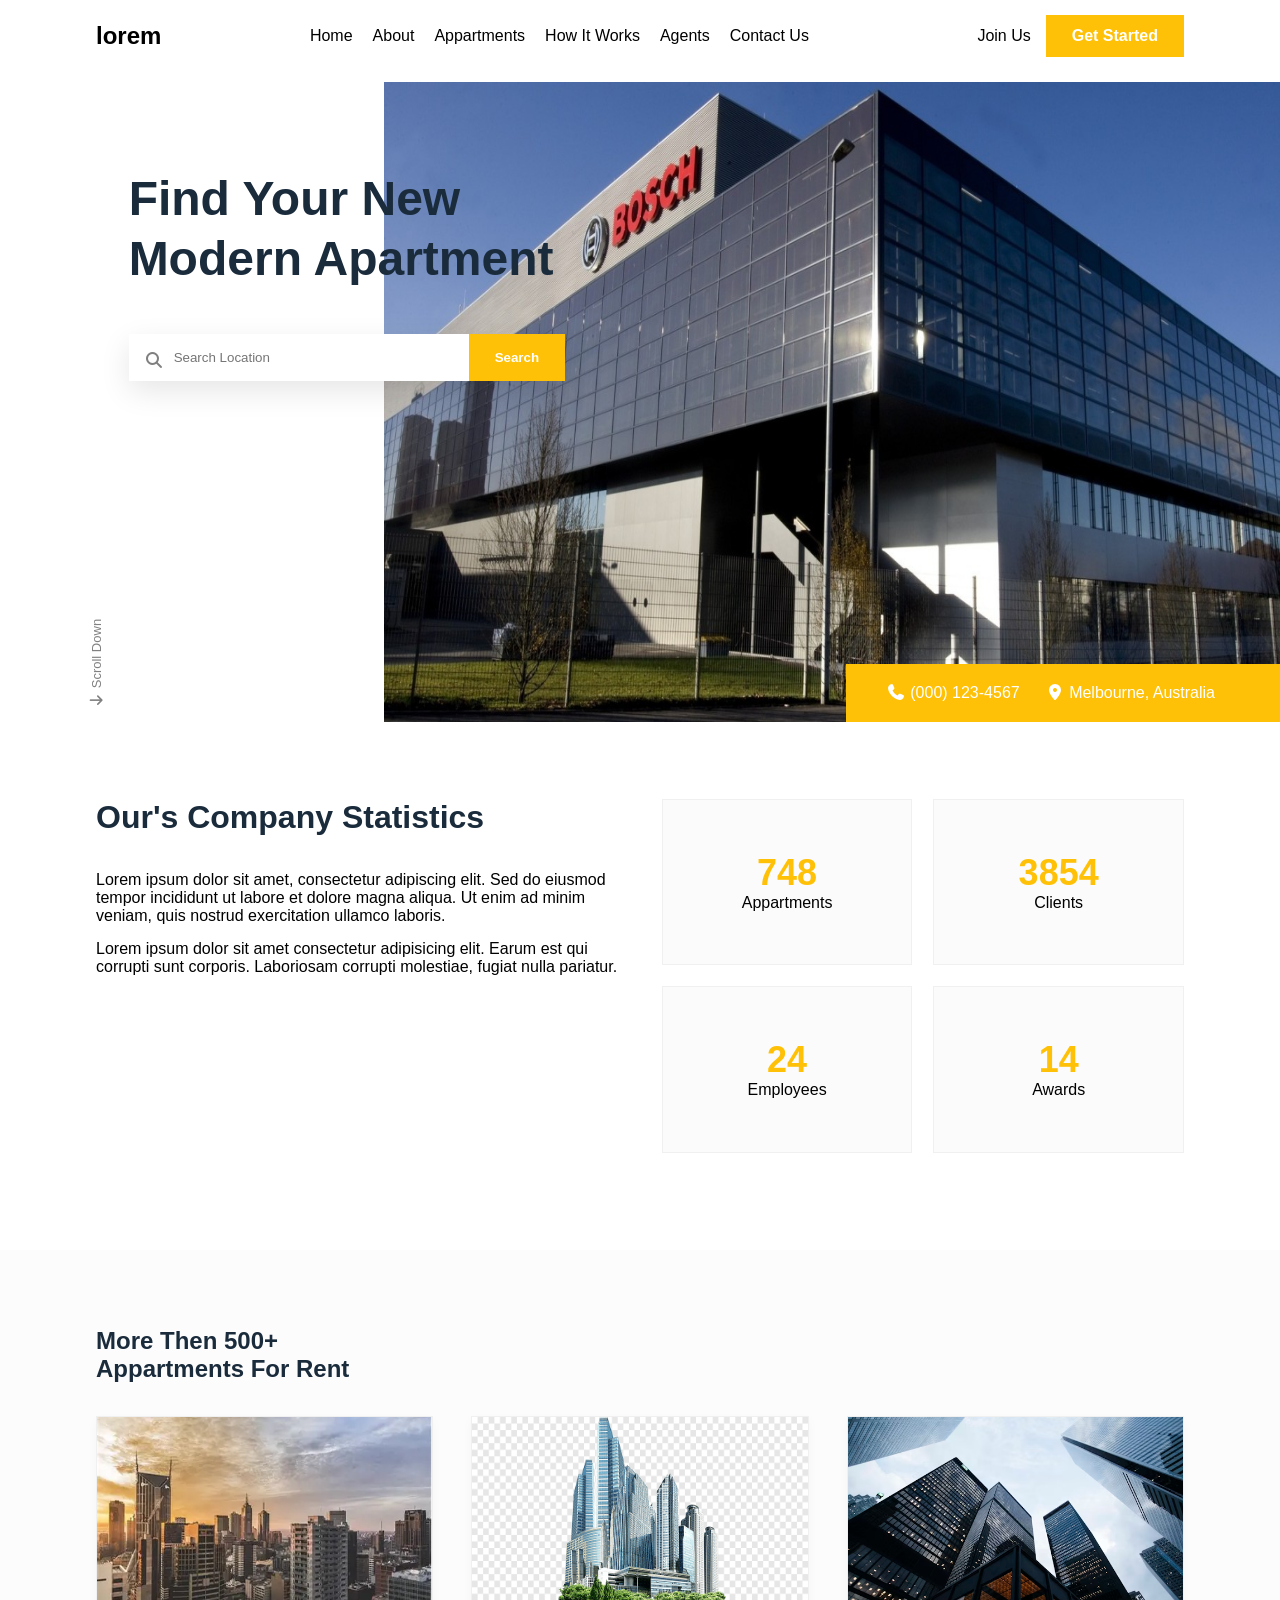
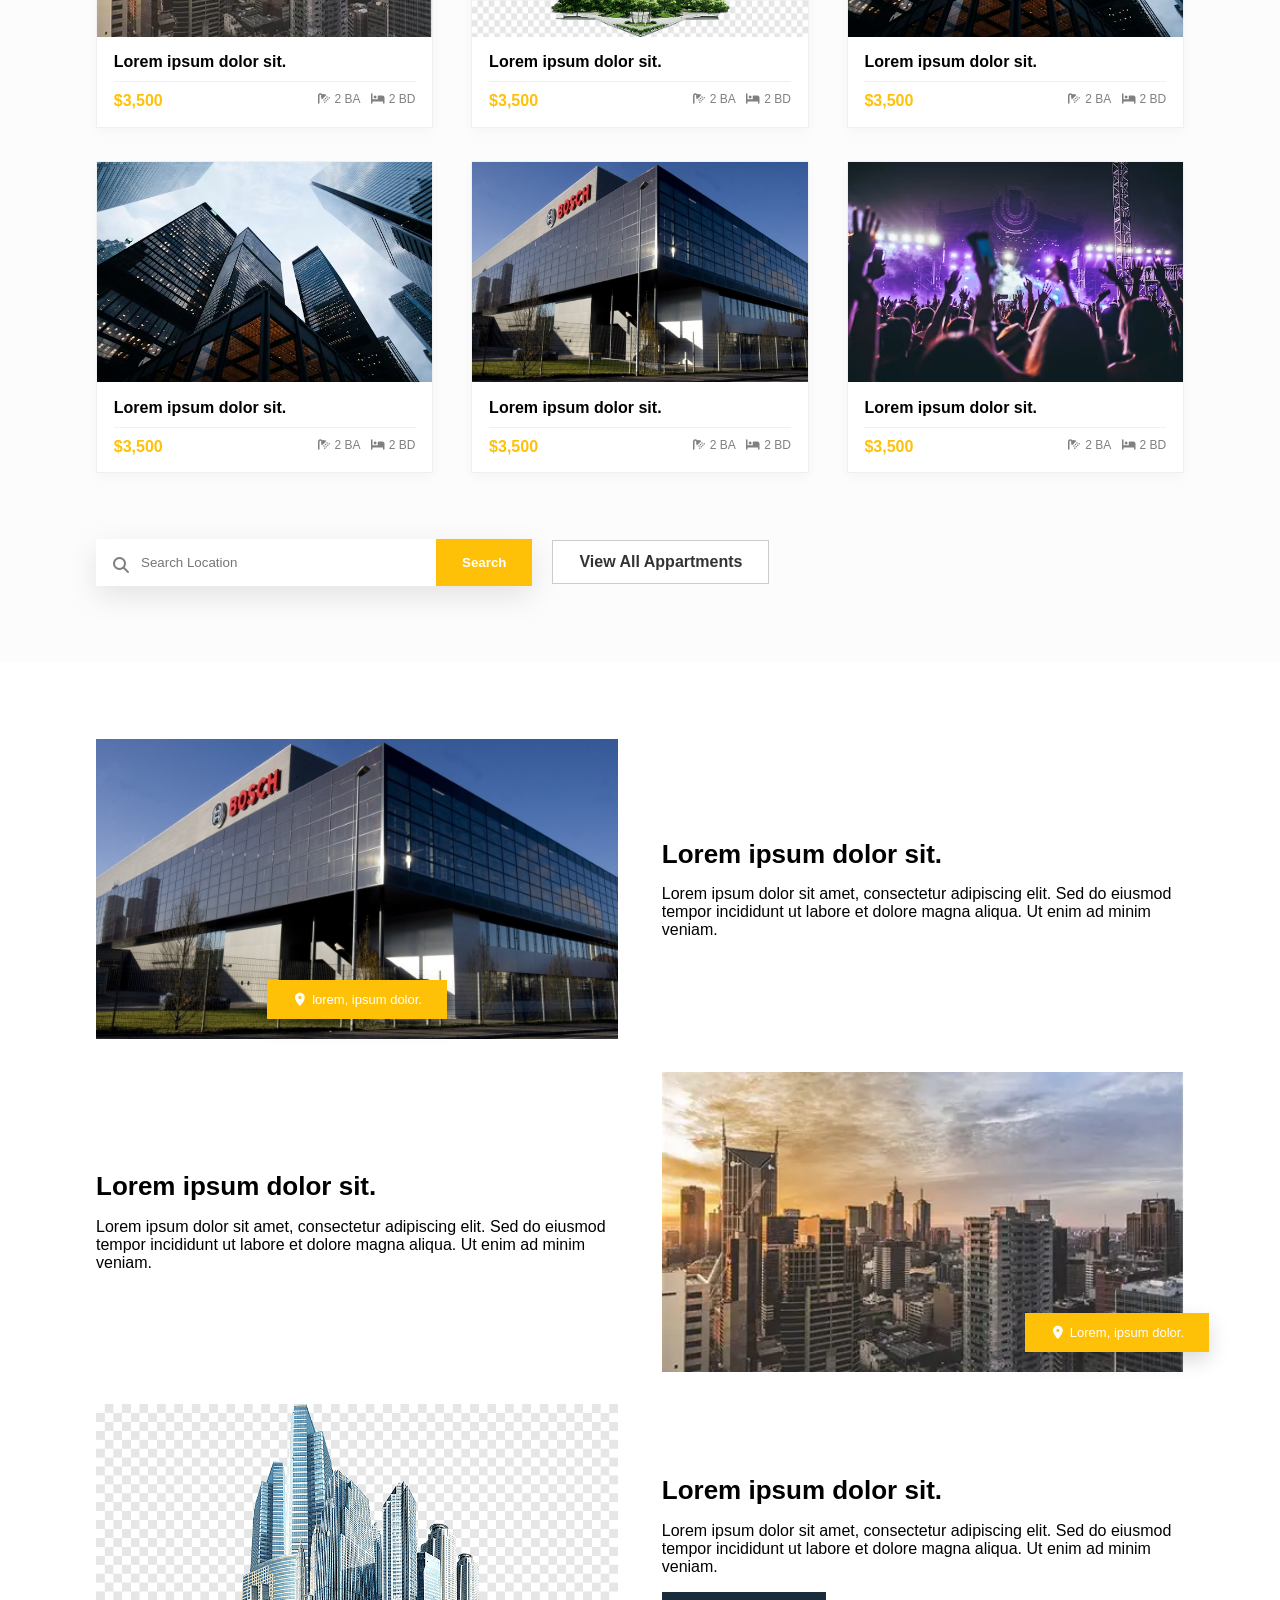
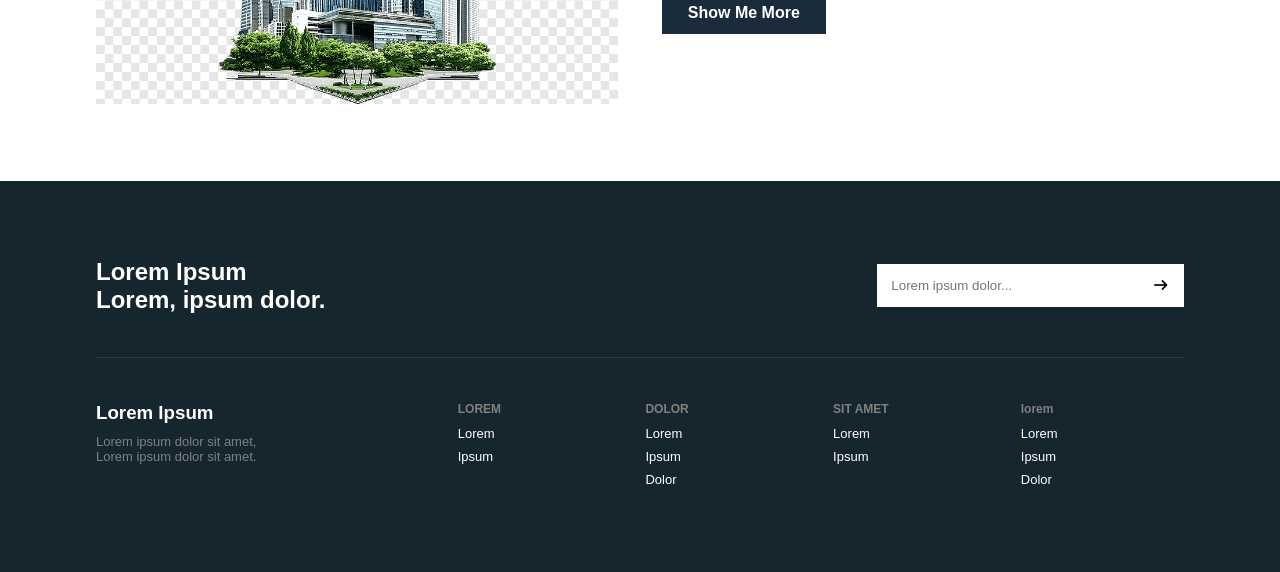
<file: session5/indeds.html>
<!DOCTYPE html>
<html lang="en">
<head>
    <meta charset="UTF-8">
    <meta name="viewport" content="width=device-width, initial-scale=1.0">
    <title>web</title>
    <link rel="stylesheet" href="css/all.min.css">
    <link rel="stylesheet" href="css/stylles.css">
</head>

<body>
    <!--nav-->
    <nav>
        <div class="container d-flex justify-content-between align-items-center">
            <h1><a href="">lorem</a></h1>
            <ul class="d-flex">
                <li><a href="">Home</a></li>
                <li><a href="">About</a></li>
        <li><a href="">Appartments</a></li>
                <li><a href="">How It Works</a></li>
                <li><a href="">Agents</a></li>
                <li><a href="">Contact Us</a></li>
            </ul>
            <div class="d-flex align-items-center">
                <a href="" style="margin-right: 15px;">Join Us</a>
                <a href="" class="btn bg-yellow">Get Started</a>
            </div>
        </div>
    </nav>

    <!--hero  -->
    <section class="hero-section position-relative">
        <div class="container position-relative" style="height: 640px;">
    
           <a href="#stats-section" class="scroll-down position-absolute">
    <i class="fa-solid fa-arrow-down"></i> Scroll Down
</a>

            
            <div class="hero-content w-48">
                <h1>Find Your New<br>Modern Apartment</h1>
                <form class="search-form d-flex">
                    <div class="position-relative">
                        <input type="text" class="search-input" placeholder="Search Location">
                        <i class="fa-solid fa-magnifying-glass search-icon"></i>
                    </div>
                    <button type="submit" class="btn bg-yellow">Search</button>
                </form>
            </div></div>
        <div class="hero-badge bg-yellow position-absolute d-flex">
            <span><i class="fa-solid fa-phone"></i> (000) 123-4567</span>
            <span><i class="fa-solid fa-location-dot"></i> Melbourne, Australia</span>
        </div>
    </section>

    <!-- statistics  -->
    <section id="stats-section" class="padding-top-bottom">
        <div class="container d-flex justify-content-between">
            <div class="w-48">
                <h2 class="title-style">Our's Company Statistics</h2>
                <p class="margin-bottom">Lorem ipsum dolor sit amet, consectetur adipiscing elit. Sed do eiusmod tempor incididunt ut labore et dolore magna aliqua. Ut enim ad minim veniam, quis nostrud exercitation ullamco laboris.</p>
                <p>Lorem ipsum dolor sit amet consectetur adipisicing elit. Earum est qui corrupti sunt corporis. Laboriosam corrupti molestiae, fugiat nulla pariatur.</p>
            </div>

            <div class="w-48 d-flex justify-content-between flex-wrap">
                <div class="stat-card text-center">
                    <h3>748</h3>
                    <p>Appartments</p>
                </div>
                <div class="stat-card text-center">
                    <h3>3854</h3>
                    <p>Clients</p>
                </div>
                <div class="stat-card text-center">
                    <h3>24</h3>
                    <p>Employees</p>
                </div>
                <div class="stat-card text-center">
                    <h3>14</h3>
                    <p>Awards</p>
                </div>
            </div>
        </div>
    </section>

    <!-- apartments  -->
    <section class="padding-top-bottom" style="background-color: #fcfcfc;">
        <div class="container">
            <h2 class="margin-bottom" style="color: #1a2b3c;">More Then 500+<br>Appartments For Rent</h2>

            <div class="d-flex justify-content-between flex-wrap">
                
                <div class="custom-card w-30">
                    <img src="img/download.webp" alt="">
                    <div class="card-body">
                        <h4>Lorem ipsum dolor sit.</h4>
                        <div class="card-footer d-flex justify-content-between">
                            <span class="price">$3,500</span>
                            <div class="meta-info d-flex">
                                <span><i class="fa-solid fa-shower"></i> 2 BA</span>
                                <span><i class="fa-solid fa-bed"></i> 2 BD</span>
                            </div>
                        </div>
                    </div>
                </div>
                <div class="custom-card w-30">
                    <img src="img/R.png" alt="">
                    <div class="card-body">
                        <h4>Lorem ipsum dolor sit.</h4>
                        <div class="card-footer d-flex justify-content-between">
                            <span class="price">$3,500</span>
                            <div class="meta-info d-flex">
                                <span><i class="fa-solid fa-shower"></i> 2 BA</span>
                                <span><i class="fa-solid fa-bed"></i> 2 BD</span>
                            </div>
                        </div>
                    </div>
                </div>
                <div class="custom-card w-30">
                    <img src="img/photo-1486406146926-c627a92ad1ab.avif" alt="">
                    <div class="card-body">
                        <h4>Lorem ipsum dolor sit.</h4>
                        <div class="card-footer d-flex justify-content-between">
                            <span class="price">$3,500</span>
                            <div class="meta-info d-flex">
                                <span><i class="fa-solid fa-shower"></i> 2 BA</span>
                                <span><i class="fa-solid fa-bed"></i> 2 BD</span>
                            </div>
                        </div>
                    </div>
                </div>

            
                <div class="custom-card w-30">
                    <img src="img/photo-1486406146926-c627a92ad1ab.avif" alt="">
                    <div class="card-body">
                        <h4>Lorem ipsum dolor sit.</h4>
                        <div class="card-footer d-flex justify-content-between">
                            <span class="price">$3,500</span>
                            <div class="meta-info d-flex">
                                <span><i class="fa-solid fa-shower"></i> 2 BA</span>
                                <span><i class="fa-solid fa-bed"></i> 2 BD</span>
                            </div>
                        </div>
                    </div>
                </div>
                <div class="custom-card w-30">
                    <img src="img/1-ae-16296_waferfab_bildschirm_96_dpi_img_w1280.jpg" alt="">
                    <div class="card-body">
                        <h4>Lorem ipsum dolor sit.</h4>
                        <div class="card-footer d-flex justify-content-between">
                            <span class="price">$3,500</span>
                            <div class="meta-info d-flex">
                                <span><i class="fa-solid fa-shower"></i> 2 BA</span>
                                <span><i class="fa-solid fa-bed"></i> 2 BD</span>
                            </div>
                        </div>
                    </div>
                </div>
                <div class="custom-card w-30">
                    <img src="img/photo-1506157786151-b8491531f063.avif" alt="">
                    <div class="card-body">
                        <h4>Lorem ipsum dolor sit.</h4>
                        <div class="card-footer d-flex justify-content-between">
                            <span class="price">$3,500</span>
                            <div class="meta-info d-flex">
                                <span><i class="fa-solid fa-shower"></i> 2 BA</span>
                                <span><i class="fa-solid fa-bed"></i> 2 BD</span>
                            </div>
                        </div>
                    </div>
                </div>
            </div>
            <div class="d-flex align-items-center" style="margin-top: 3%;">
                <form class="search-form d-flex" style="margin-right: 20px;">
                    <div class="position-relative">
                        <input type="text" class="search-input" placeholder="Search Location">
                        <i class="fa-solid fa-magnifying-glass search-icon"></i>
                    </div>
                    <button type="submit" class="btn bg-yellow">Search</button>
                </form>
                <a href="" class="btn" style="background: white; border: 1px solid #ccc; color: #333;">View All Appartments</a>
            </div>
        </div>
    </section>
    <section class="padding-top-bottom">
        <div class="container">

            <div class="d-flex justify-content-between align-items-center margin-bottom">
                <div class="feature-img-box position-relative">
                    <img src="img/1-ae-16296_waferfab_bildschirm_96_dpi_img_w1280.jpg" alt="">
                    <div class="feature-badge badge-center bg-yellow position-absolute">
                        <i class="fa-solid fa-location-dot"></i> lorem, ipsum dolor.
                    </div>
                </div>
                <div class="w-48">
                    <h3 class="margin-bottom" style="font-size: 26px;">Lorem ipsum dolor sit.</h3>
                    <p>Lorem ipsum dolor sit amet, consectetur adipiscing elit. Sed do eiusmod tempor incididunt ut labore et dolore magna aliqua. Ut enim ad minim veniam.</p>
                </div>
            </div>

    
            <div class="d-flex justify-content-between align-items-center reverse-row margin-bottom">
                <div class="feature-img-box position-relative">
                    <img src="img/download.webp" alt="">
                    <div class="feature-badge badge-right-out bg-yellow position-absolute">
                        <i class="fa-solid fa-location-dot"></i> Lorem, ipsum dolor.
                    </div>
                </div>
                <div class="w-48">
                    <h3 class="margin-bottom" style="font-size: 26px;">Lorem ipsum dolor sit.</h3>
                    <p>Lorem ipsum dolor sit amet, consectetur adipiscing elit. Sed do eiusmod tempor incididunt ut labore et dolore magna aliqua. Ut enim ad minim veniam.</p>
                </div>
            </div>

         
            <div class="d-flex justify-content-between align-items-center">
                <div class="feature-img-box">
                    <img src="img/R.png" alt="">
                </div>
                <div class="w-48">
                    <h3 class="margin-bottom" style="font-size: 26px;">Lorem ipsum dolor sit.</h3>
                    <p class="margin-bottom">Lorem ipsum dolor sit amet, consectetur adipiscing elit. Sed do eiusmod tempor incididunt ut labore et dolore magna aliqua. Ut enim ad minim veniam.</p>
                    <a href="" class="btn bg-dark">Show Me More</a>
                </div>
            </div>
        </div>
    </section>

    <!-- footer  -->
    <footer class="bg-footer padding-top-bottom"> 
        <div class="container">
            <div class="footer-top d-flex justify-content-between align-items-center">
                <h2>Lorem Ipsum<br>Lorem, ipsum dolor.</h2>
                <form class="newsletter-form d-flex">
                    <input type="email" placeholder="Lorem ipsum dolor...">
                    <button type="submit"><i class="fa-solid fa-arrow-right"></i></button>
                </form>
            </div>

            <div class="d-flex justify-content-between">
                <div class="w-30">
                    <h3>Lorem Ipsum</h3>
                    <p style="color: gray; margin-top: 10px; font-size: 13px;">Lorem ipsum dolor sit amet,<br>Lorem ipsum dolor sit amet.</p>
                </div>
                <div class="footer-col">
                    <h4 style="color: gray; font-size: 12px; margin-bottom: 10px;">LOREM</h4>
                    <ul>
                        <li><a href="">Lorem</a></li>
                        <li><a href="">Ipsum</a></li>
                    </ul>
                </div>
                <div class="footer-col">
                    <h4 style="color: gray; font-size: 12px; margin-bottom: 10px;">DOLOR</h4>
                    <ul>
                        <li><a href="">Lorem</a></li>
                        <li><a href="">Ipsum</a></li>
                        <li><a href="">Dolor</a></li>
                    </ul>
                </div>
                <div class="footer-col">
                    <h4 style="color: gray; font-size: 12px; margin-bottom: 10px;">SIT AMET</h4>
                    <ul>
                        <li><a href="">Lorem</a></li>
                        <li><a href="">Ipsum</a></li>
                    </ul>
                </div>
                <div class="footer-col">
                    <h4 style="color: gray; font-size: 12px; margin-bottom: 10px;">lorem</h4>
                    <ul>
                        <li><a href="">Lorem</a></li>
                        <li><a href="">Ipsum</a></li>
                        <li><a href="">Dolor</a></li>
                    </ul>
                </div>
            </div>
        </div>
    </footer>

</body>

</html>
</file>
<file: AssSession8/css/styles.css>
:root {
  --navy-dark: #071426;
  --navy-card-btn: #0B1628;
  --border-color: #E5E7EB;
  --text-muted: #6B7280;
  --text-dark: #1f2937;
  --fs-hero-title: 38px;
  --fs-hero-p: 16px;
}

* {
  margin: 0;
  padding: 0;
  box-sizing: border-box;
}

html, body {
  font-family: 'Inter', sans-serif;
  color: var(--text-dark);
  overflow-x: hidden;
  width: 100%;
  background-color: #ffffff;
}

.bg-dark-navy {
  background-color: var(--navy-dark);
}

.btn-dark-navy {
  background-color: var(--navy-card-btn);
  color: #ffffff;
  border: none;
  transition: 0.3s;
}

.btn-dark-navy:hover {
  background-color: #12213a;
  color: #ffffff;
}

.text-white-80 {
  color: rgba(255, 255, 255, 0.8);
  transition: 0.3s;
}

.text-white-80:hover {
  color: #ffffff;
}

.x-small {
  font-size: 12px;
}

.site-logo {
  height: 32px;
  width: auto;
  display: block;
}

.hero-wrapper {
  min-height: 85vh;
  background: 
    linear-gradient(to right, rgba(7, 20, 38, 0.85) 0%, rgba(7, 20, 38, 0.45) 60%, rgba(7, 20, 38, 0.2) 100%),
    url('../image/a5fcbde5258262f42e8d47435151dd5e6c7fc8ba.png') no-repeat center center;
  background-size: cover;
}

.hero-heading {
  font-size: var(--fs-hero-title);
  line-height: 1.2;
}

.hero-paragraph {
  font-size: var(--fs-hero-p);
  max-width: 520px;
}

.hero-btn-wrap {
  margin-bottom: 3%;
}

@media (max-width: 768px) {
  .hero-wrapper {
    min-height: 75vh;
    background: 
      linear-gradient(to bottom, rgba(7, 20, 38, 0.85) 0%, rgba(7, 20, 38, 0.5) 100%),
      url('../image/a5fcbde5258262f42e8d47435151dd5e6c7fc8ba.png') no-repeat center top;
    background-size: cover;
  }
  
  .hero-heading {
    font-size: 26px;
  }
  
  .hero-paragraph {
    font-size: 14px;
  }
}
.shop-header-wrapper {
  width: 100%;
  display: block;
  border-bottom: 2px solid var(--border-color);
  margin-bottom: 2%;
  padding-bottom: 1%;
}

.shop-content-area {
  border-top: 2px solid var(--border-color);
  border-left: 2px solid var(--border-color);
  border-right: 2px solid transparent;
  border-bottom: 2px solid transparent;
  background: transparent;
  padding-top: 2%;
  padding-left: 2%;
  margin-bottom: 3%;
}

@media (min-width: 768px) {
  .shop-content-area {
    padding-top: 2.5%;
    padding-left: 3%;
  }
}

.search-wrapper {
  width: 100%;
  max-width: 250px;
}

.search-wrapper .form-control {
  background-color: #F9FAFB;
  border: 1px solid var(--border-color);
  font-size: 14px;
  height: 38px;
}

.search-wrapper .form-control:focus {
  border-color: var(--navy-dark);
  box-shadow: none;
  background-color: #ffffff;
}

.product-img-fixed {
  width: 375px;
  height: 447px;
  max-width: 100%;
  object-fit: cover;
  border-radius: 10px;
  display: block;
}

.view-more-link {
  font-size: 14px;
  font-weight: 600;
  color: var(--navy-dark);
  text-decoration: none;
  transition: 0.3s;
}

.view-more-link:hover {
  opacity: 0.7;
}

.section-title-wrap {
  width: 100%;
  margin-bottom: 2%;
  padding-bottom: 1%;
}

.section-divider {
  width: 100%;
  height: 1px;
  background-color: var(--border-color);
}

.team-member-item {
  width: 100%;
  background: transparent;
  border: none;
  box-shadow: none;
  padding: 0;
}

.team-member-img {
  width: 100%;
  aspect-ratio: 280 / 296;
  object-fit: cover;
  border-radius: 8px;
  display: block;
}

.team-info {
  text-align: center;
  padding-top: 2%;
}

.team-name {
  font-size: 15px;
}

.team-role {
  font-size: 13px;
  color: var(--text-muted);
}

.team-socials {
  justify-content: center;
}

.team-social-link {
  color: var(--text-muted);
  font-size: 14px;
  text-decoration: none;
  transition: 0.3s;
}

.team-social-link:hover {
  color: var(--navy-dark);
}

@media (min-width: 992px) {
  .team-member-item {
    width: 280px;
  }

  .team-member-img {
    width: 280px;
    height: 296px;
    border-radius: 10px;
  }

  .team-info {
    text-align: left;
  }

  .team-name {
    font-size: 16px;
  }

  .team-role {
    font-size: 14px;
  }

  .team-socials {
    justify-content: flex-start;
  }
}

.contact-card {
  box-shadow: 0px 4px 15px rgba(0, 0, 0, 0.1);
  padding: 3%;
}

.contact-info-block {
  padding: 2%;
}

.newsletter-wrapper input,
#contact input[type="email"] {
  height: 38px;
  font-size: 14px;
  padding: 0 12px;
  outline: none;
}

#contact input[type="email"]:focus {
  border-color: #ffffff;
  box-shadow: none;
}

#contact .fs-5 a {
  font-size: 18px;
  display: inline-block;
  transition: 0.3s;
}

#contact .fs-5 a:hover {
  transform: translateY(-2px);
  color: #ffffff;
}
</file>
<file: session3/css/style.css>
* {
    box-sizing: border-box;
}

body {
    background-color: #2b2d42;
    margin: 0;
}

.container {
    width: 560px;
    margin: 5% auto;
    font-size: 0;
}

.left {
    display: inline-block;
    vertical-align: top;
    width: 45%;
    height: 480px; 
    background-color: #ef233c;
    font-size: 13px;
    line-height: 1.6;
    padding: 100px 6% 0; 
    text-align: center;
    color: white;
}

.left h2 {
    font-size: 26px; 
    margin: 0 0 20px 0;
}

form {
    display: inline-block;
    vertical-align: top;
    width: 55%;
    height: 480px; 
    background-color: #edf2f4;
    padding: 5% 6%;
    font-size: 12px;
}

form h2 {
    font-size: 22px;
    margin: 0 0 15px 0;
}

label {
    display: block;
    margin-bottom: 2%;
}

input {
    display: block;
    width: 100%;
    margin-bottom: 4%;
    padding: 1.5%;
}

textarea {
    display: block;
    width: 100%;
    height: 60px;
    margin-bottom: 4%;
    padding: 1.5%;
}

button {
    display: block;
    margin: 10px auto 0;
    background-color: #ef233c;
    color: white;
    border: none;
    border-radius: 15px;
    padding: 2% 7%;
    font-size: 12px;
    cursor: pointer;
}
</file>
<file: Session4/css/style.css>
* {
  margin: 0;
  padding: 0;
  box-sizing: border-box;
  font-family: 'Segoe UI', Tahoma, Geneva, Verdana, sans-serif;
}

body {
  background-color: #f7f7f7;
  color: #333;
}


.container {
  width: 82%;
  margin: auto;
}


.social-section {
  background-color: #fff;
  padding-top: 2.5%;
  padding-bottom: 2.5%;
  border-bottom: 1px solid #ddd;
}

.social-container {
  font-size: 0;
}

.social-text {
  display: inline-block;
  vertical-align: middle;
  width: 48%;
}

.social-text h3 {
  font-size: 19px;
  font-weight: bold;
  color: #333;
  margin-bottom: 1.5%;
}

.social-text p {
  font-size: 13px;
  color: #777;
}

.social-icons {
  display: inline-block;
  vertical-align: middle;
  width: 51%;
  text-align: right;
}

.social-icons a {
  display: inline-block;
  color: #aaa;
  font-size: 18px;
  margin-left: 2.5%;
}


.social-icons a:hover {
  color: red;
}

.tabs-section {
  background-color: #eee;
  padding: 4.5% 0%;
}

.tabs-wrapper {
  font-size: 0;
}

.tabs-list {
  display: inline-block;
  vertical-align: top;
  width: 17%;
  margin-right: 1.5%;
}

.tab-item {
  display: block;
  padding-top: 18%;
  padding-bottom: 18%;
  color: #fff;
  text-align: center;
  font-size: 13px;
  font-weight: bold;
  background-color: #333;
  margin-bottom: 2px;
}

.tab-item.active {
  background-color: red;
}

.tab-item:hover {
  background-color: #444;
}


.tab-content {
  display: inline-block;
  vertical-align: top;
  width: 47%;
  padding-left: 2%;
  padding-right: 2%;
}

.tab-content h2 {
  font-size: 21px;
  color: #222;
  margin-bottom: 3.5%;
}

.tab-content p {
  display: block;
  font-size: 13px;
  color: #666;
  line-height: 1.6;
  margin-bottom: 3%;
}

.btn-download {
  display: inline-block;
  margin-top: 3%;
  padding: 1.5% 5%;
  background-color: red;
  color: white;
  font-size: 14px;
  border: 1px solid red;
  cursor: pointer;
}

.btn-download:hover {
  background-color: transparent;
  color: red;
}


.tabs-image {
  display: inline-block;
  vertical-align: top;
  width: 31%;
  margin-left: 1%;
  text-align: center;
}

.tabs-image img {
  display: block;
  width: 100%;
}

.tabs-image img.reflect {
  transform: scaleY(-1);
  opacity: 0.3;
  margin-top: 4px;
  -webkit-mask-image: linear-gradient(to top, transparent 15%, black 100%);
  mask-image: linear-gradient(to top, transparent 15%, black 100%);
}
</file>
<file: Session8task/css/styles.css>
.card-one {
    position: relative;
    width: 30%;
    padding: 3% 2%;
    background-color: #ffffff;
    border: 1px solid #eef0f3;
    border-radius: 10px;
    box-shadow: 0px 5px 18px rgba(0, 0, 0, 0.05);
    cursor: pointer;
    overflow: hidden;
    transition: 0.4s;
}
.card-one .badge-corner {
    position: absolute;
    top: 0;
    right: 0;
    width: 44px;
    height: 44px;
    background-color: #16a085;
    border-bottom-left-radius: 40px;
    display: flex;
    align-items: center;
    justify-content: center;
    z-index: 3;
    transition: 0.4s;
}

.card-one .badge-corner i {
    color: #ffffff;
    font-size: 13px;
    transform: translate(3px, -3px);
    transition: 0.3s;
}
.card-one::before {
    content: "";
    position: absolute;
    top: 0;
    right: 0;
    width: 0;
    height: 0;
    background-color: #16a085;
    border-bottom-left-radius: 100%;
    transition: 0.5s ease-in-out;
    z-index: 1;
}
.card-one .content {
    position: relative;
    z-index: 2;
}

.card-one h3 {
    font-size: 17px;
    font-weight: 600;
    color: #2c3e50;
    margin-bottom: 3%;
    transition: 0.4s;
}

.card-one p {
    font-size: 13px;
    line-height: 1.6;
    color: #7f8c8d;
    transition: 0.4s;
}
.card-one:hover {
    transform: translateY(-4px);
    box-shadow: 0px 10px 25px rgba(22, 160, 133, 0.25);
}


.card-one:hover::before {
    width: 250%;
    height: 250%;
}


.card-one:hover h3,
.card-one:hover p {
    color: #ffffff;}

.card-one:hover .badge-corner {
    background-color: transparent;
}
</file>
<file: Session8task2/css/styles.css>
* {
    margin: 0;
    padding: 0;
    box-sizing: border-box;
}
body {
    width: 100%;
    height: 100vh;
    position: relative;
    overflow: hidden;
    background-image: url('../image/تنزيل.jpeg');
    background-size: cover;
    background-position: center;
    background-repeat: no-repeat;
}
.car {
    width: 250px;
    height: 150px;
    position: absolute;
    bottom: 180px; 
    left: -250px;
    background-image: url('../image/7317975.jpg');
    background-size: contain;
    background-repeat: no-repeat;
    background-position: center;
    animation-name: driveCar;
    animation-duration: 4s;
    animation-timing-function: linear;
    animation-iteration-count: infinite;
}
.car:hover {
    animation-play-state: paused;
}
@keyframes driveCar {
    0% {
        transform: translateX(0);
    }
    100% {
        transform: translateX(calc(100vw + 250px));
    }
}
</file>
<file: session5/css/stylles.css>
* {
    margin: 0;
    padding: 0;
    box-sizing: border-box;
    font-family: 'Segoe UI', Tahoma, Geneva, Verdana, sans-serif;
}

a {
    text-decoration: none;
    color: inherit;
}

ul {
    list-style: none;
}

html {
    scroll-behavior: smooth;
}


.container {
    width: 85%;
    margin: auto;
}

.d-flex {
    display: flex;
}

.justify-content-between {
    justify-content: space-between;
}

.justify-content-center {
    justify-content: center;
}

.align-items-center {
    align-items: center;
}

.flex-wrap {
    flex-wrap: wrap;
}

.position-relative {
    position: relative;
}

.position-absolute {
    position: absolute;
}

.text-center {
    text-align: center;
}

.padding-top-bottom {
    padding: 6% 0%;
}

.w-30 {
    width: 31%;
}

.w-48 {
    width: 48%;
}

.margin-bottom {
    margin-bottom: 3%;
}


.bg-yellow {
    background-color: #ffc107;
    color: white;
}

.bg-dark {
    background-color: #1a2b3c;
    color: white;
}

.bg-footer {
    background-color: #16262e;
    color: white;
}

.btn {
    padding: 12px 26px;
    border: none;
    cursor: pointer;
    font-weight: 600;
    display: inline-block;
}


.search-form {
    background: white;
    box-shadow: 0px 10px 30px rgba(0, 0, 0, 0.1);
    width: fit-content;
}

.search-icon {
    position: absolute;
    left: 15px;
    top: 18px;
    color: gray;
}

.search-input {
    padding: 16px 20px 16px 45px;
    border: none;
    outline: none;
    width: 340px;
}



nav {
    padding-top: 15px;
    padding-bottom: 0px;
    background: white;
}

nav ul li {
    margin-right: 20px;
}
.hero-section {
    min-height: 640px;
    margin-top: 25px;
   background-image: url('../img/1-ae-16296_waferfab_bildschirm_96_dpi_img_w1280.jpg');
    background-repeat: no-repeat;
    background-position-x: right;
    background-position-y: top;
    background-size: 70% 100%;
}

.hero-content {
    padding-top: 8%;
    margin-left: 3%;
}

.hero-content h1 {
    font-size: 48px;
    color: #1a2b3c;
    margin-bottom: 45px;
    line-height: 1.25;
}

.hero-badge {
    right: 0;
    bottom: 0;
    padding: 20px 40px;
}

.hero-badge span {
    margin-right: 25px;
}

.scroll-down {
    left: -4%;
    bottom: 8%;
    transform: rotate(-90deg);
    color: gray;
    font-size: 13px;
    display: inline-block;
}

.scroll-down s {
    transform: rotate(90deg);
    margin-right: 5px;
}
.title-style {
    color: #1a2b3c;
    font-size: 32px;
    margin-bottom: 35px;
}

.stat-card {
    width: 48%;
    background-color: #fbfbfb;
    border: 1px solid #f0f0f0;
    padding: 10% 5%;
    margin-bottom: 4%;
}

.stat-card h3 {
    color: #ffc107;
    font-size: 36px;
}

/* Apartments Section */
.custom-card {
    background: white;
    border: 1px solid #f0f0f0;
    margin-bottom: 3%;
    box-shadow: 0px 4px 10px rgba(0, 0, 0, 0.03);
}

.custom-card img {
    width: 100%;
    height: 220px;
    display: block;
}

.custom-card .card-body {
    padding: 5%;
}

.card-footer {
    border-top: 1px solid #f0f0f0;
    padding-top: 10px;
    margin-top: 10px;
}

.price {
    color: #ffc107;
    font-weight: bold;
}

.meta-info span {
    margin-left: 10px;
    color: gray;
    font-size: 12px;
}

.reverse-row {
    flex-direction: row-reverse;
}

.feature-img-box {
    width: 48%;
}

.feature-img-box img {
    width: 100%;
    height: 300px;
    display: block;
}


.feature-badge {
    bottom: 20px;
    padding: 12px 25px;
    font-size: 13px;
    font-weight: 500;
    box-shadow: 0px 8px 20px rgba(0, 0, 0, 0.15);
}


.badge-center {
    left: 0;
    right: 0;
    margin: auto;
    width: fit-content;
}
.badge-right-out {
    right: -25px;
}

.footer-top {
    border-bottom: 1px solid rgba(255, 255, 255, 0.1);
    padding-bottom: 4%;
    margin-bottom: 4%;
}

.newsletter-form input {
    padding: 14px;
    border: none;
    outline: none;
    width: 260px;
}

.newsletter-form button {
    border: none;
    background: white;
    padding: 0 15px;
    cursor: pointer;
}

.footer-col {
    width: 15%;
}

.footer-col ul li {
    margin-bottom: 8px;
    font-size: 13px;
}
</file>
